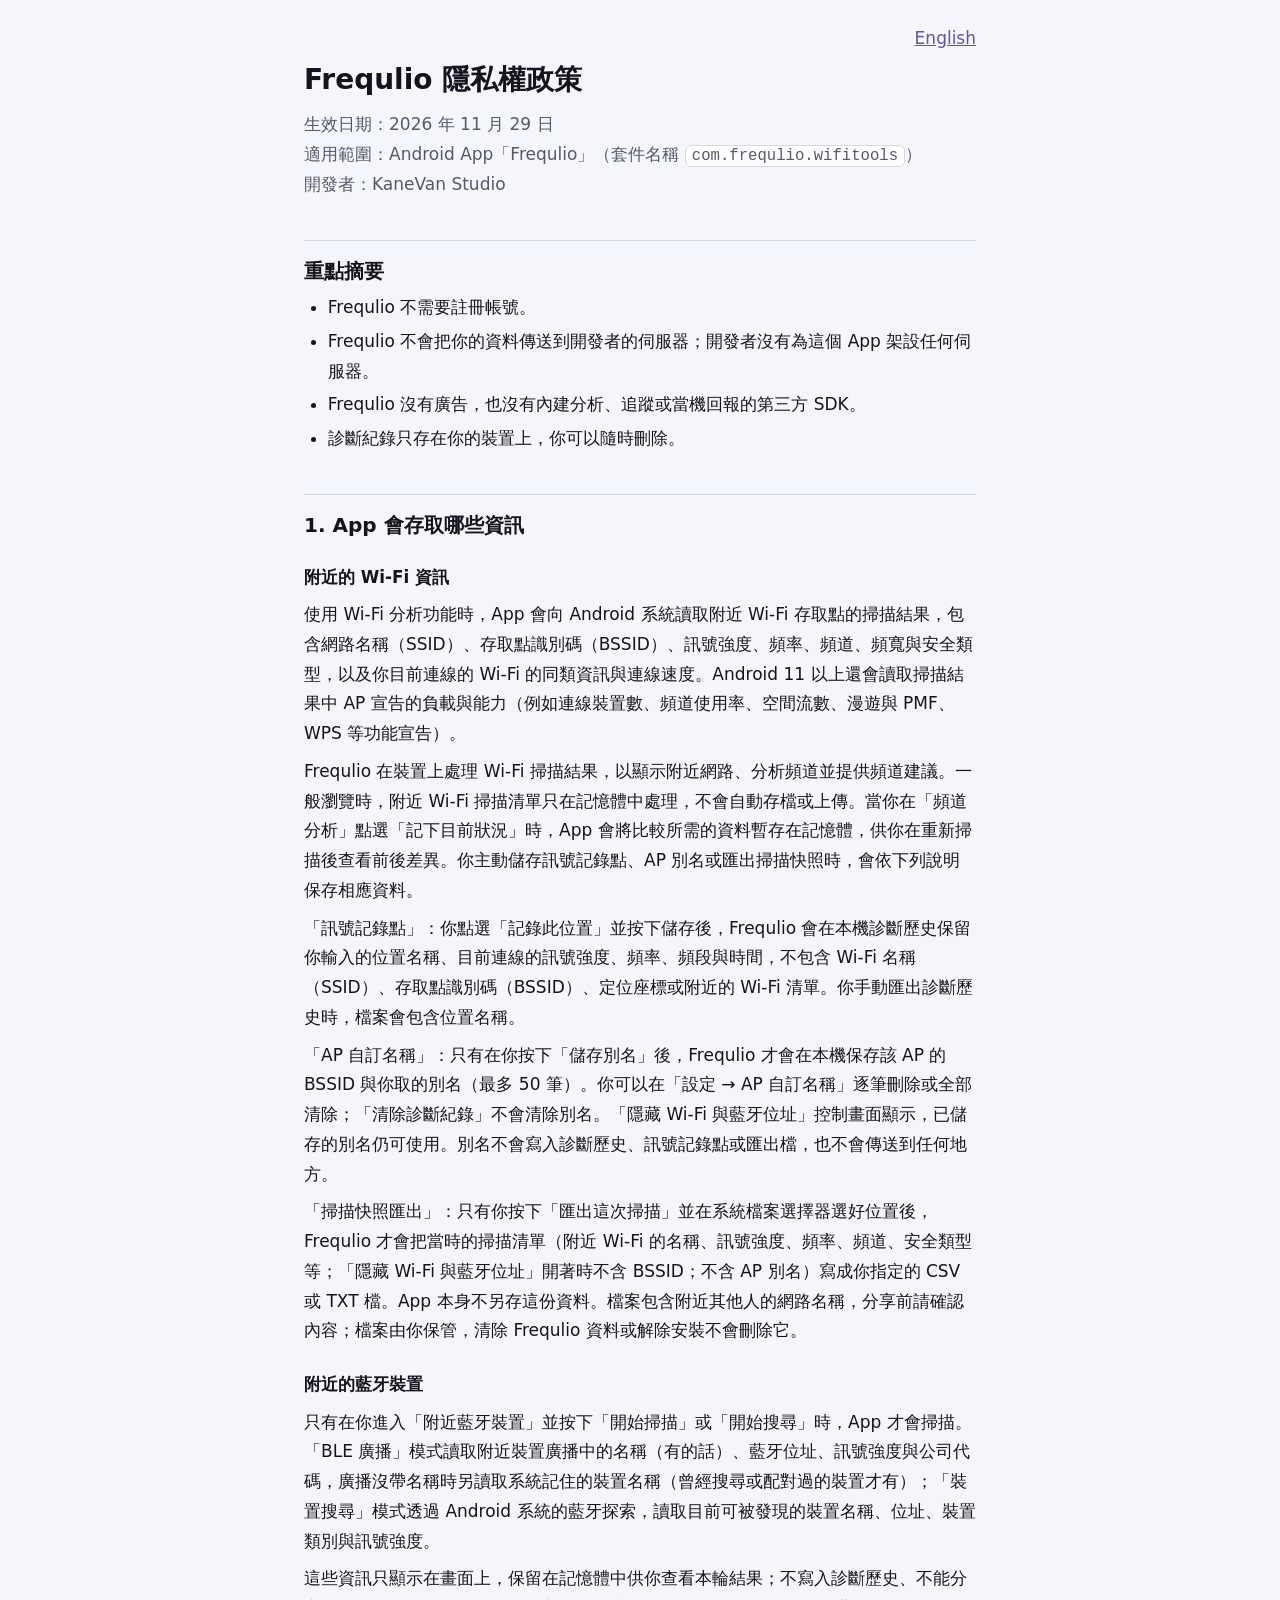
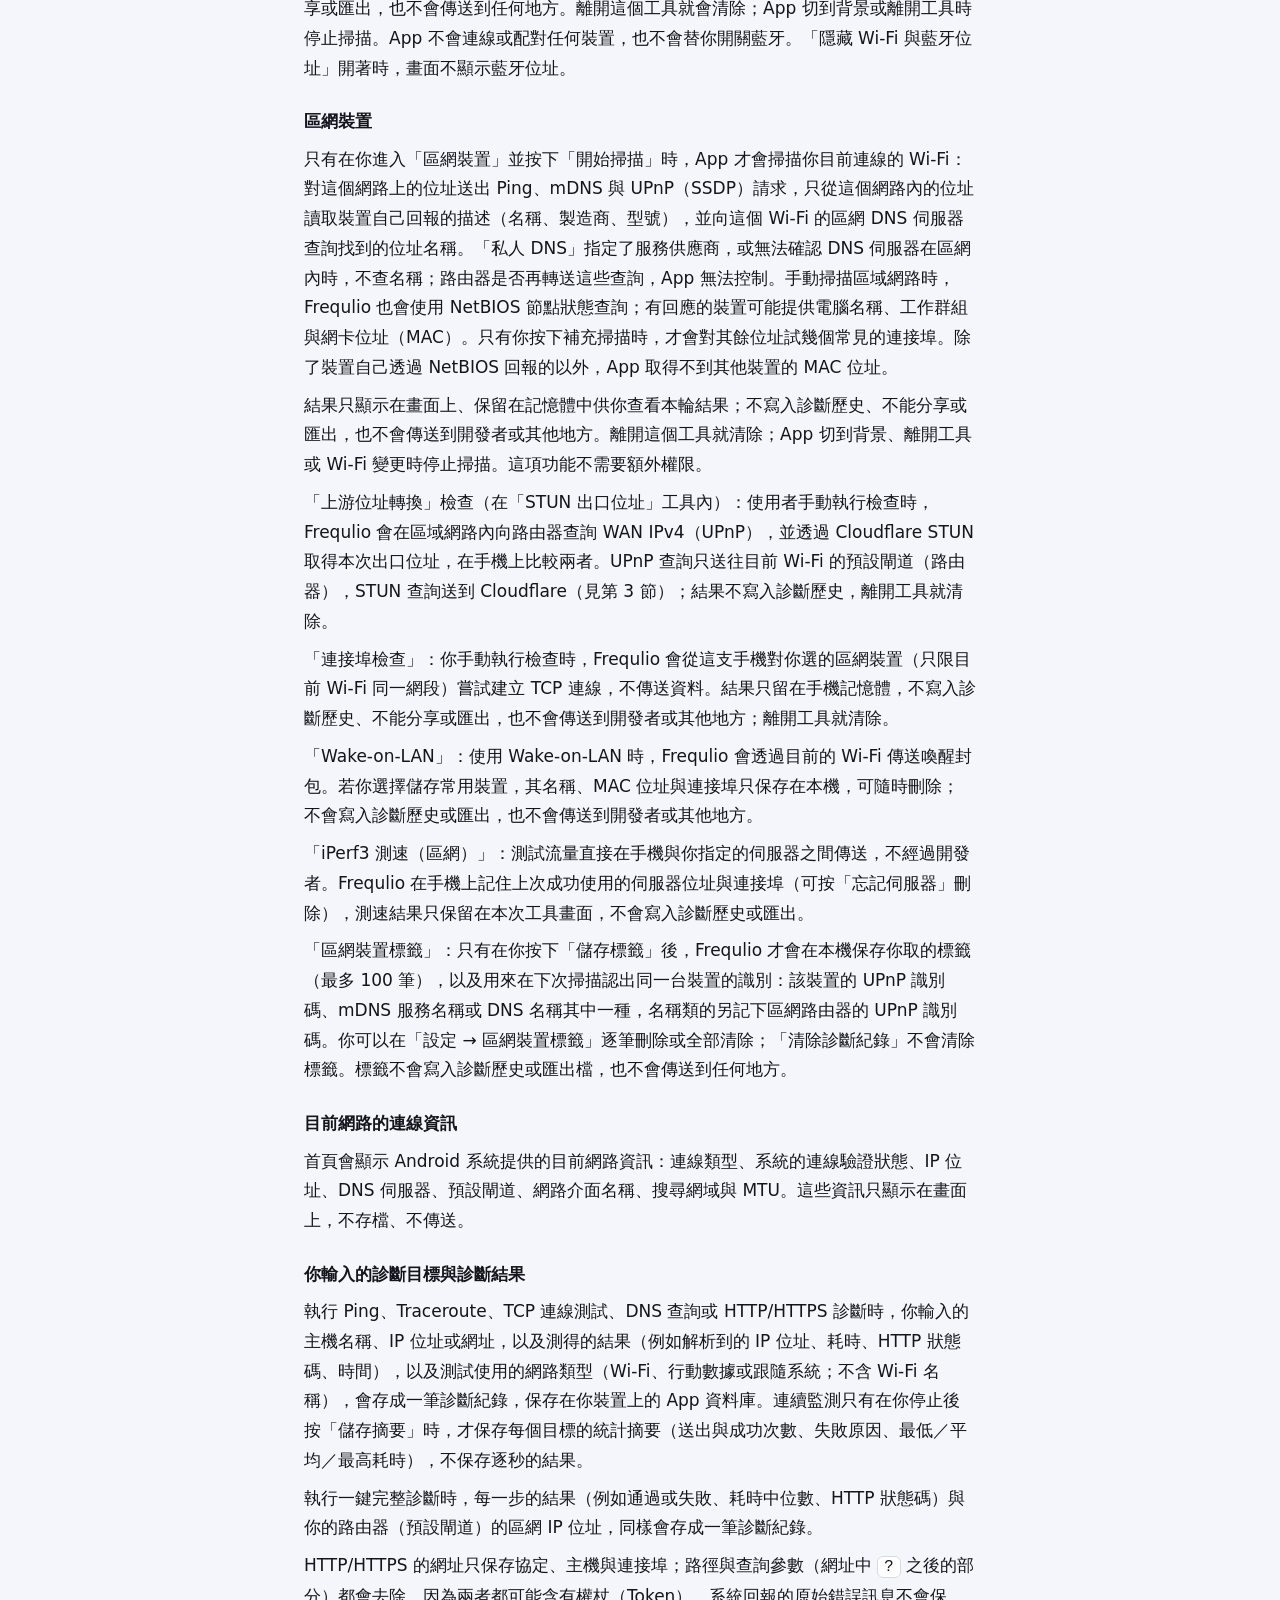
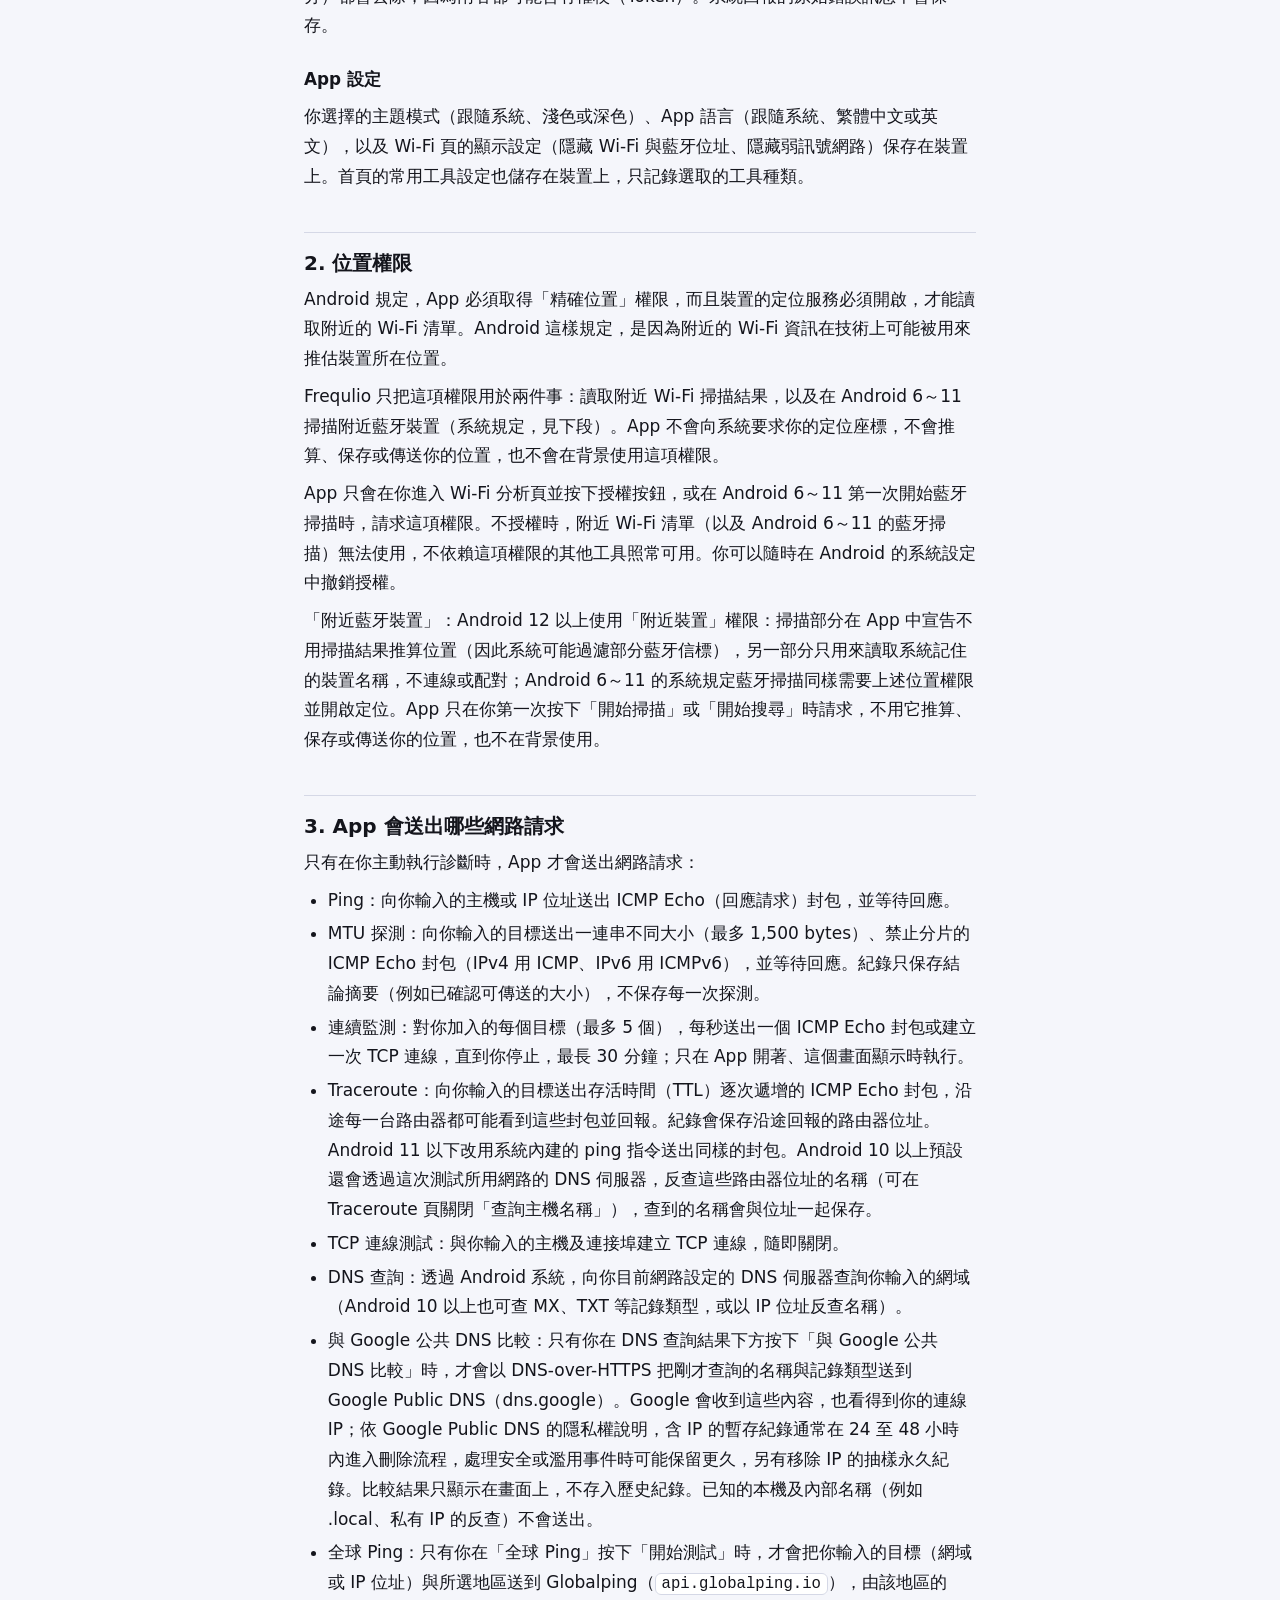
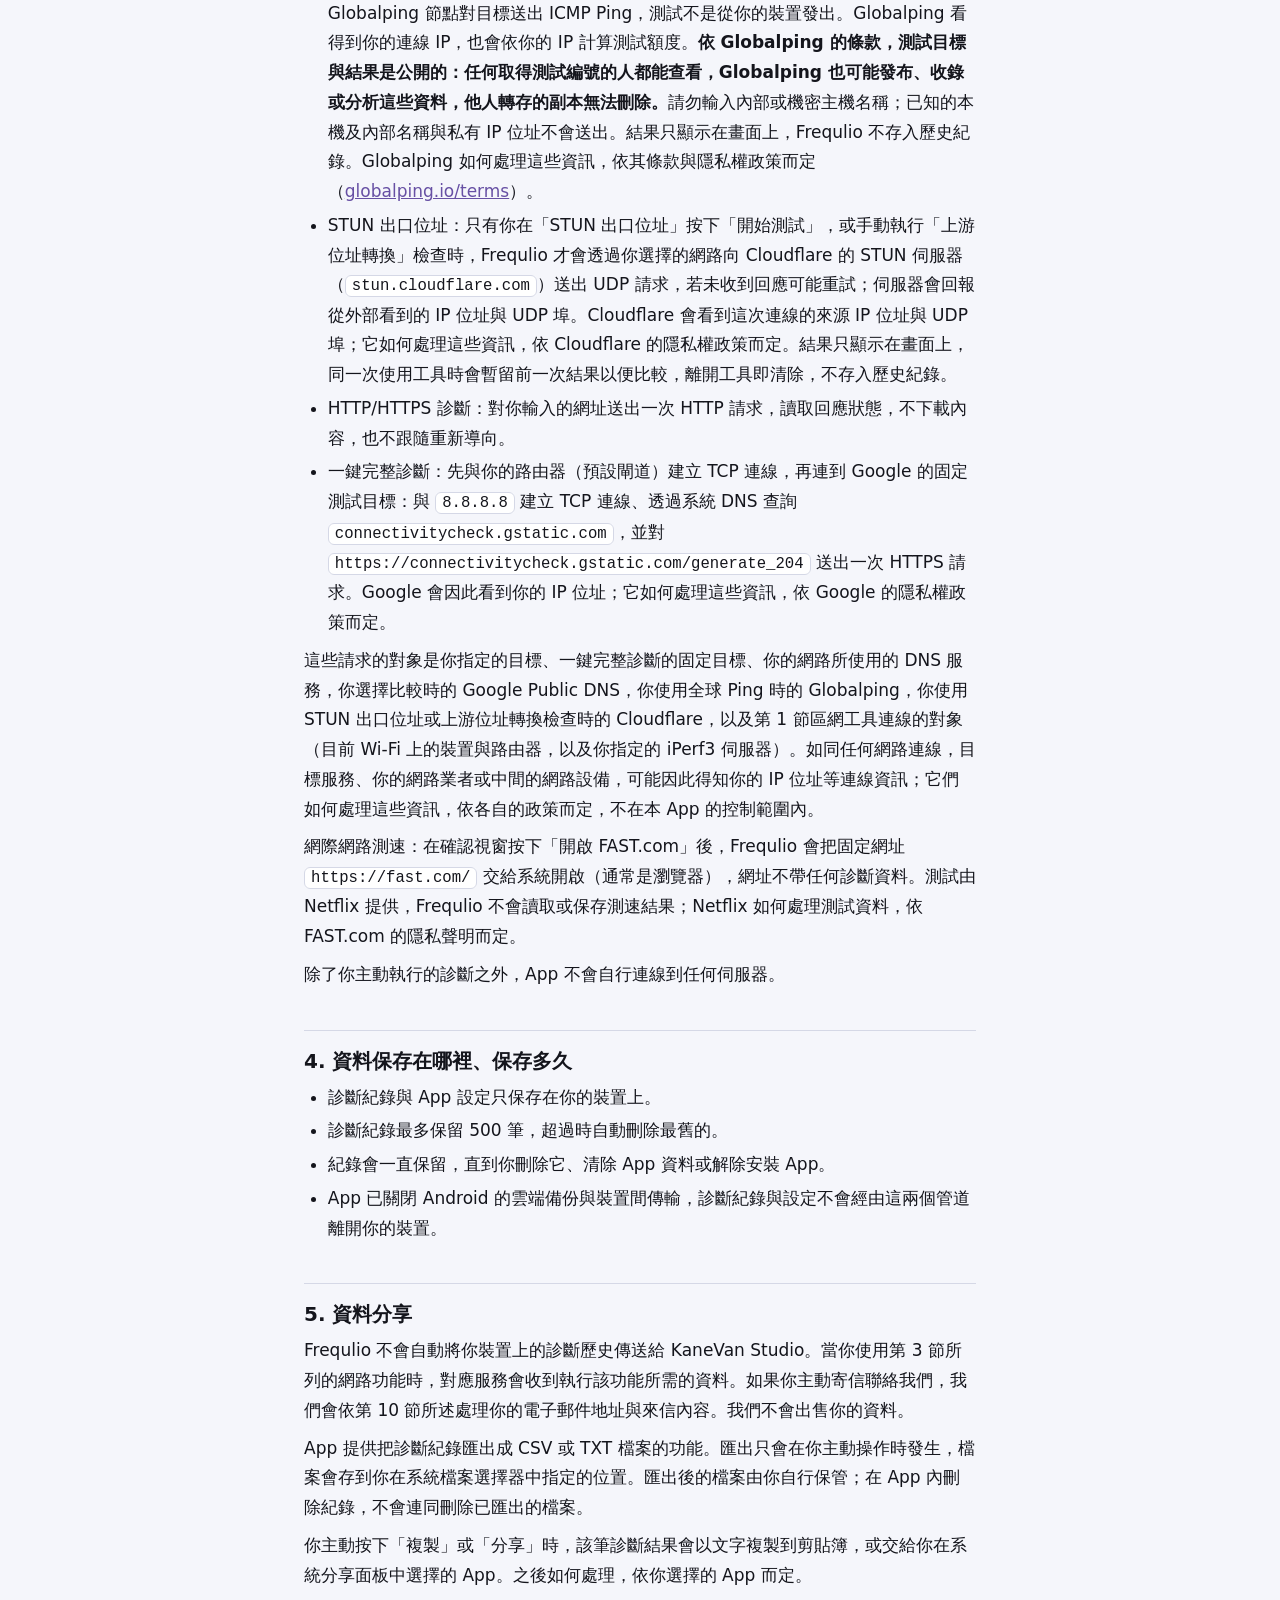
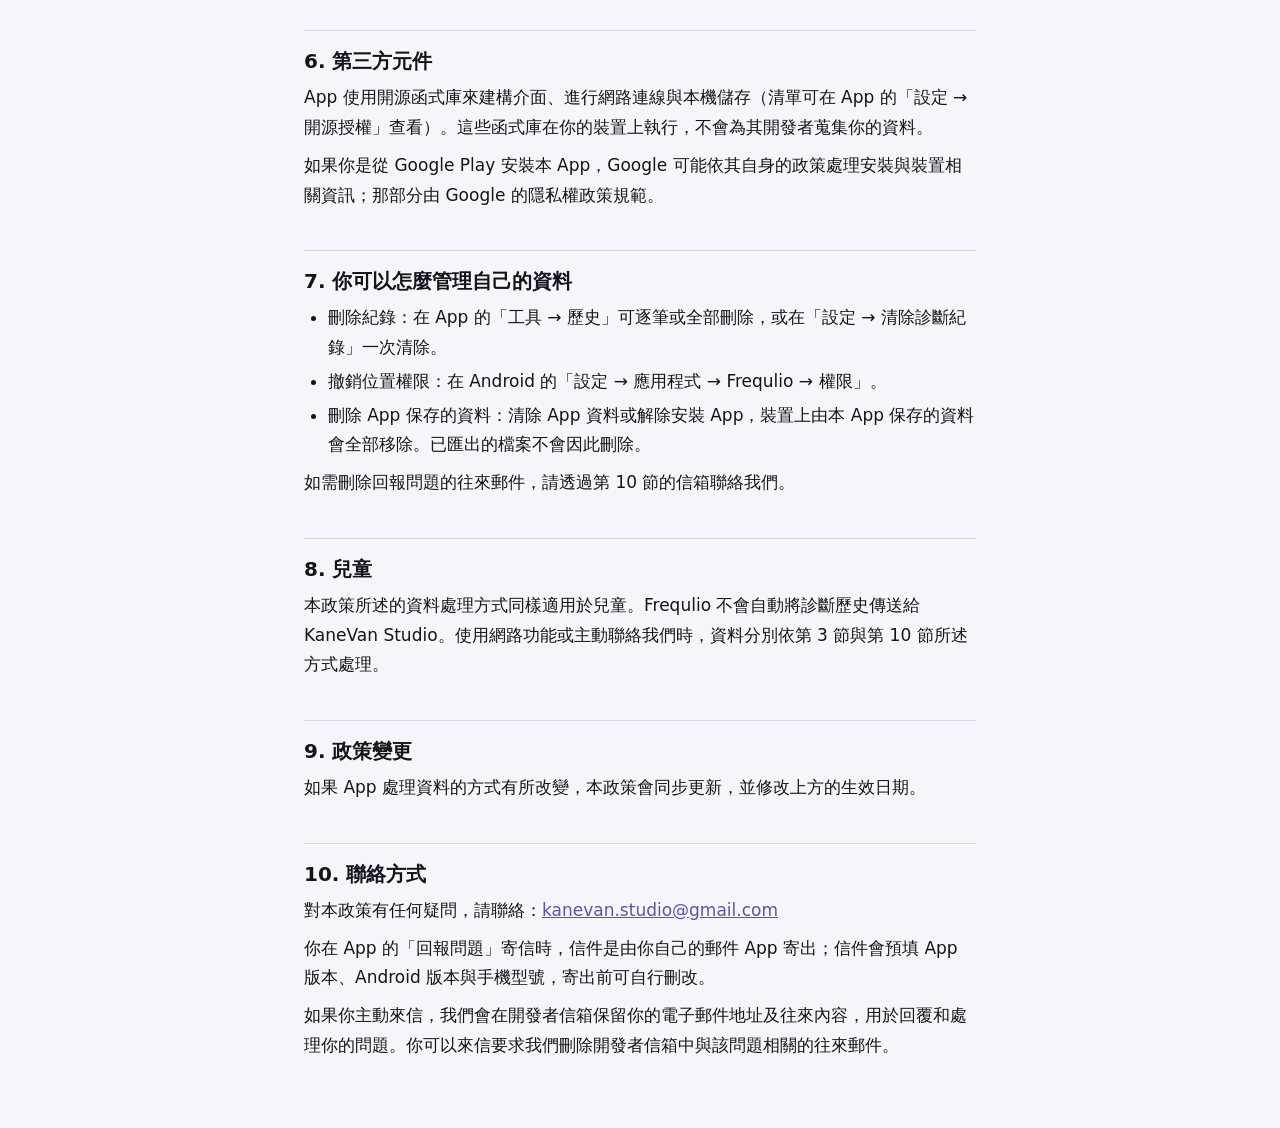
<file: index.html>
<!DOCTYPE html>
<html lang="zh-Hant-TW">
<head>
<meta charset="utf-8">
<meta name="viewport" content="width=device-width, initial-scale=1">
<title>Frequlio 隱私權政策</title>
<link rel="stylesheet" href="style.css">
</head>
<body>
<main>
<p class="lang"><a href="en.html" lang="en">English</a></p>
<h1>Frequlio 隱私權政策</h1>
<p class="meta">生效日期：2026 年 11 月 29 日<br>
適用範圍：Android App「Frequlio」（套件名稱 <code>com.frequlio.wifitools</code>）<br>
開發者：KaneVan Studio</p>

<h2>重點摘要</h2>
<ul>
<li>Frequlio 不需要註冊帳號。</li>
<li>Frequlio 不會把你的資料傳送到開發者的伺服器；開發者沒有為這個 App 架設任何伺服器。</li>
<li>Frequlio 沒有廣告，也沒有內建分析、追蹤或當機回報的第三方 SDK。</li>
<li>診斷紀錄只存在你的裝置上，你可以隨時刪除。</li>
</ul>

<h2>1. App 會存取哪些資訊</h2>

<h3>附近的 Wi-Fi 資訊</h3>
<p>使用 Wi-Fi 分析功能時，App 會向 Android 系統讀取附近 Wi-Fi 存取點的掃描結果，包含網路名稱（SSID）、存取點識別碼（BSSID）、訊號強度、頻率、頻道、頻寬與安全類型，以及你目前連線的 Wi-Fi 的同類資訊與連線速度。Android 11 以上還會讀取掃描結果中 AP 宣告的負載與能力（例如連線裝置數、頻道使用率、空間流數、漫遊與 PMF、WPS 等功能宣告）。</p>
<p>Frequlio 在裝置上處理 Wi-Fi 掃描結果，以顯示附近網路、分析頻道並提供頻道建議。一般瀏覽時，附近 Wi-Fi 掃描清單只在記憶體中處理，不會自動存檔或上傳。當你在「頻道分析」點選「記下目前狀況」時，App 會將比較所需的資料暫存在記憶體，供你在重新掃描後查看前後差異。你主動儲存訊號記錄點、AP 別名或匯出掃描快照時，會依下列說明保存相應資料。</p>
<p>「訊號記錄點」：你點選「記錄此位置」並按下儲存後，Frequlio 會在本機診斷歷史保留你輸入的位置名稱、目前連線的訊號強度、頻率、頻段與時間，不包含 Wi-Fi 名稱（SSID）、存取點識別碼（BSSID）、定位座標或附近的 Wi-Fi 清單。你手動匯出診斷歷史時，檔案會包含位置名稱。</p>
<p>「AP 自訂名稱」：只有在你按下「儲存別名」後，Frequlio 才會在本機保存該 AP 的 BSSID 與你取的別名（最多 50 筆）。你可以在「設定 → AP 自訂名稱」逐筆刪除或全部清除；「清除診斷紀錄」不會清除別名。「隱藏 Wi-Fi 與藍牙位址」控制畫面顯示，已儲存的別名仍可使用。別名不會寫入診斷歷史、訊號記錄點或匯出檔，也不會傳送到任何地方。</p>
<p>「掃描快照匯出」：只有你按下「匯出這次掃描」並在系統檔案選擇器選好位置後，Frequlio 才會把當時的掃描清單（附近 Wi-Fi 的名稱、訊號強度、頻率、頻道、安全類型等；「隱藏 Wi-Fi 與藍牙位址」開著時不含 BSSID；不含 AP 別名）寫成你指定的 CSV 或 TXT 檔。App 本身不另存這份資料。檔案包含附近其他人的網路名稱，分享前請確認內容；檔案由你保管，清除 Frequlio 資料或解除安裝不會刪除它。</p>

<h3>附近的藍牙裝置</h3>
<p>只有在你進入「附近藍牙裝置」並按下「開始掃描」或「開始搜尋」時，App 才會掃描。「BLE 廣播」模式讀取附近裝置廣播中的名稱（有的話）、藍牙位址、訊號強度與公司代碼，廣播沒帶名稱時另讀取系統記住的裝置名稱（曾經搜尋或配對過的裝置才有）；「裝置搜尋」模式透過 Android 系統的藍牙探索，讀取目前可被發現的裝置名稱、位址、裝置類別與訊號強度。</p>
<p>這些資訊只顯示在畫面上，保留在記憶體中供你查看本輪結果；不寫入診斷歷史、不能分享或匯出，也不會傳送到任何地方。離開這個工具就會清除；App 切到背景或離開工具時停止掃描。App 不會連線或配對任何裝置，也不會替你開關藍牙。「隱藏 Wi-Fi 與藍牙位址」開著時，畫面不顯示藍牙位址。</p>

<h3>區網裝置</h3>
<p>只有在你進入「區網裝置」並按下「開始掃描」時，App 才會掃描你目前連線的 Wi-Fi：對這個網路上的位址送出 Ping、mDNS 與 UPnP（SSDP）請求，只從這個網路內的位址讀取裝置自己回報的描述（名稱、製造商、型號），並向這個 Wi-Fi 的區網 DNS 伺服器查詢找到的位址名稱。「私人 DNS」指定了服務供應商，或無法確認 DNS 伺服器在區網內時，不查名稱；路由器是否再轉送這些查詢，App 無法控制。手動掃描區域網路時，Frequlio 也會使用 NetBIOS 節點狀態查詢；有回應的裝置可能提供電腦名稱、工作群組與網卡位址（MAC）。只有你按下補充掃描時，才會對其餘位址試幾個常見的連接埠。除了裝置自己透過 NetBIOS 回報的以外，App 取得不到其他裝置的 MAC 位址。</p>
<p>結果只顯示在畫面上、保留在記憶體中供你查看本輪結果；不寫入診斷歷史、不能分享或匯出，也不會傳送到開發者或其他地方。離開這個工具就清除；App 切到背景、離開工具或 Wi-Fi 變更時停止掃描。這項功能不需要額外權限。</p>
<p>「上游位址轉換」檢查（在「STUN 出口位址」工具內）：使用者手動執行檢查時，Frequlio 會在區域網路內向路由器查詢 WAN IPv4（UPnP），並透過 Cloudflare STUN 取得本次出口位址，在手機上比較兩者。UPnP 查詢只送往目前 Wi-Fi 的預設閘道（路由器），STUN 查詢送到 Cloudflare（見第 3 節）；結果不寫入診斷歷史，離開工具就清除。</p>
<p>「連接埠檢查」：你手動執行檢查時，Frequlio 會從這支手機對你選的區網裝置（只限目前 Wi-Fi 同一網段）嘗試建立 TCP 連線，不傳送資料。結果只留在手機記憶體，不寫入診斷歷史、不能分享或匯出，也不會傳送到開發者或其他地方；離開工具就清除。</p>
<p>「Wake-on-LAN」：使用 Wake-on-LAN 時，Frequlio 會透過目前的 Wi-Fi 傳送喚醒封包。若你選擇儲存常用裝置，其名稱、MAC 位址與連接埠只保存在本機，可隨時刪除；不會寫入診斷歷史或匯出，也不會傳送到開發者或其他地方。</p>
<p>「iPerf3 測速（區網）」：測試流量直接在手機與你指定的伺服器之間傳送，不經過開發者。Frequlio 在手機上記住上次成功使用的伺服器位址與連接埠（可按「忘記伺服器」刪除），測速結果只保留在本次工具畫面，不會寫入診斷歷史或匯出。</p>
<p>「區網裝置標籤」：只有在你按下「儲存標籤」後，Frequlio 才會在本機保存你取的標籤（最多 100 筆），以及用來在下次掃描認出同一台裝置的識別：該裝置的 UPnP 識別碼、mDNS 服務名稱或 DNS 名稱其中一種，名稱類的另記下區網路由器的 UPnP 識別碼。你可以在「設定 → 區網裝置標籤」逐筆刪除或全部清除；「清除診斷紀錄」不會清除標籤。標籤不會寫入診斷歷史或匯出檔，也不會傳送到任何地方。</p>

<h3>目前網路的連線資訊</h3>
<p>首頁會顯示 Android 系統提供的目前網路資訊：連線類型、系統的連線驗證狀態、IP 位址、DNS 伺服器、預設閘道、網路介面名稱、搜尋網域與 MTU。這些資訊只顯示在畫面上，不存檔、不傳送。</p>

<h3>你輸入的診斷目標與診斷結果</h3>
<p>執行 Ping、Traceroute、TCP 連線測試、DNS 查詢或 HTTP/HTTPS 診斷時，你輸入的主機名稱、IP 位址或網址，以及測得的結果（例如解析到的 IP 位址、耗時、HTTP 狀態碼、時間），以及測試使用的網路類型（Wi-Fi、行動數據或跟隨系統；不含 Wi-Fi 名稱），會存成一筆診斷紀錄，保存在你裝置上的 App 資料庫。連續監測只有在你停止後按「儲存摘要」時，才保存每個目標的統計摘要（送出與成功次數、失敗原因、最低／平均／最高耗時），不保存逐秒的結果。</p>
<p>執行一鍵完整診斷時，每一步的結果（例如通過或失敗、耗時中位數、HTTP 狀態碼）與你的路由器（預設閘道）的區網 IP 位址，同樣會存成一筆診斷紀錄。</p>
<p>HTTP/HTTPS 的網址只保存協定、主機與連接埠；路徑與查詢參數（網址中 <code>?</code> 之後的部分）都會去除，因為兩者都可能含有權杖（Token）。系統回報的原始錯誤訊息不會保存。</p>

<h3>App 設定</h3>
<p>你選擇的主題模式（跟隨系統、淺色或深色）、App 語言（跟隨系統、繁體中文或英文），以及 Wi-Fi 頁的顯示設定（隱藏 Wi-Fi 與藍牙位址、隱藏弱訊號網路）保存在裝置上。首頁的常用工具設定也儲存在裝置上，只記錄選取的工具種類。</p>

<h2>2. 位置權限</h2>
<p>Android 規定，App 必須取得「精確位置」權限，而且裝置的定位服務必須開啟，才能讀取附近的 Wi-Fi 清單。Android 這樣規定，是因為附近的 Wi-Fi 資訊在技術上可能被用來推估裝置所在位置。</p>
<p>Frequlio 只把這項權限用於兩件事：讀取附近 Wi-Fi 掃描結果，以及在 Android 6～11 掃描附近藍牙裝置（系統規定，見下段）。App 不會向系統要求你的定位座標，不會推算、保存或傳送你的位置，也不會在背景使用這項權限。</p>
<p>App 只會在你進入 Wi-Fi 分析頁並按下授權按鈕，或在 Android 6～11 第一次開始藍牙掃描時，請求這項權限。不授權時，附近 Wi-Fi 清單（以及 Android 6～11 的藍牙掃描）無法使用，不依賴這項權限的其他工具照常可用。你可以隨時在 Android 的系統設定中撤銷授權。</p>
<p>「附近藍牙裝置」：Android 12 以上使用「附近裝置」權限：掃描部分在 App 中宣告不用掃描結果推算位置（因此系統可能過濾部分藍牙信標），另一部分只用來讀取系統記住的裝置名稱，不連線或配對；Android 6～11 的系統規定藍牙掃描同樣需要上述位置權限並開啟定位。App 只在你第一次按下「開始掃描」或「開始搜尋」時請求，不用它推算、保存或傳送你的位置，也不在背景使用。</p>

<h2>3. App 會送出哪些網路請求</h2>
<p>只有在你主動執行診斷時，App 才會送出網路請求：</p>
<ul>
<li>Ping：向你輸入的主機或 IP 位址送出 ICMP Echo（回應請求）封包，並等待回應。</li>
<li>MTU 探測：向你輸入的目標送出一連串不同大小（最多 1,500 bytes）、禁止分片的 ICMP Echo 封包（IPv4 用 ICMP、IPv6 用 ICMPv6），並等待回應。紀錄只保存結論摘要（例如已確認可傳送的大小），不保存每一次探測。</li>
<li>連續監測：對你加入的每個目標（最多 5 個），每秒送出一個 ICMP Echo 封包或建立一次 TCP 連線，直到你停止，最長 30 分鐘；只在 App 開著、這個畫面顯示時執行。</li>
<li>Traceroute：向你輸入的目標送出存活時間（TTL）逐次遞增的 ICMP Echo 封包，沿途每一台路由器都可能看到這些封包並回報。紀錄會保存沿途回報的路由器位址。Android 11 以下改用系統內建的 ping 指令送出同樣的封包。Android 10 以上預設還會透過這次測試所用網路的 DNS 伺服器，反查這些路由器位址的名稱（可在 Traceroute 頁關閉「查詢主機名稱」），查到的名稱會與位址一起保存。</li>
<li>TCP 連線測試：與你輸入的主機及連接埠建立 TCP 連線，隨即關閉。</li>
<li>DNS 查詢：透過 Android 系統，向你目前網路設定的 DNS 伺服器查詢你輸入的網域（Android 10 以上也可查 MX、TXT 等記錄類型，或以 IP 位址反查名稱）。</li>
<li>與 Google 公共 DNS 比較：只有你在 DNS 查詢結果下方按下「與 Google 公共 DNS 比較」時，才會以 DNS-over-HTTPS 把剛才查詢的名稱與記錄類型送到 Google Public DNS（dns.google）。Google 會收到這些內容，也看得到你的連線 IP；依 Google Public DNS 的隱私權說明，含 IP 的暫存紀錄通常在 24 至 48 小時內進入刪除流程，處理安全或濫用事件時可能保留更久，另有移除 IP 的抽樣永久紀錄。比較結果只顯示在畫面上，不存入歷史紀錄。已知的本機及內部名稱（例如 .local、私有 IP 的反查）不會送出。</li>
<li>全球 Ping：只有你在「全球 Ping」按下「開始測試」時，才會把你輸入的目標（網域或 IP 位址）與所選地區送到 Globalping（<code>api.globalping.io</code>），由該地區的 Globalping 節點對目標送出 ICMP Ping，測試不是從你的裝置發出。Globalping 看得到你的連線 IP，也會依你的 IP 計算測試額度。<strong>依 Globalping 的條款，測試目標與結果是公開的：任何取得測試編號的人都能查看，Globalping 也可能發布、收錄或分析這些資料，他人轉存的副本無法刪除。</strong>請勿輸入內部或機密主機名稱；已知的本機及內部名稱與私有 IP 位址不會送出。結果只顯示在畫面上，Frequlio 不存入歷史紀錄。Globalping 如何處理這些資訊，依其條款與隱私權政策而定（<a href="https://globalping.io/terms">globalping.io/terms</a>）。</li>
<li>STUN 出口位址：只有你在「STUN 出口位址」按下「開始測試」，或手動執行「上游位址轉換」檢查時，Frequlio 才會透過你選擇的網路向 Cloudflare 的 STUN 伺服器（<code>stun.cloudflare.com</code>）送出 UDP 請求，若未收到回應可能重試；伺服器會回報從外部看到的 IP 位址與 UDP 埠。Cloudflare 會看到這次連線的來源 IP 位址與 UDP 埠；它如何處理這些資訊，依 Cloudflare 的隱私權政策而定。結果只顯示在畫面上，同一次使用工具時會暫留前一次結果以便比較，離開工具即清除，不存入歷史紀錄。</li>
<li>HTTP/HTTPS 診斷：對你輸入的網址送出一次 HTTP 請求，讀取回應狀態，不下載內容，也不跟隨重新導向。</li>
<li>一鍵完整診斷：先與你的路由器（預設閘道）建立 TCP 連線，再連到 Google 的固定測試目標：與 <code>8.8.8.8</code> 建立 TCP 連線、透過系統 DNS 查詢 <code>connectivitycheck.gstatic.com</code>，並對 <code>https://connectivitycheck.gstatic.com/generate_204</code> 送出一次 HTTPS 請求。Google 會因此看到你的 IP 位址；它如何處理這些資訊，依 Google 的隱私權政策而定。</li>
</ul>
<p>這些請求的對象是你指定的目標、一鍵完整診斷的固定目標、你的網路所使用的 DNS 服務，你選擇比較時的 Google Public DNS，你使用全球 Ping 時的 Globalping，你使用 STUN 出口位址或上游位址轉換檢查時的 Cloudflare，以及第 1 節區網工具連線的對象（目前 Wi-Fi 上的裝置與路由器，以及你指定的 iPerf3 伺服器）。如同任何網路連線，目標服務、你的網路業者或中間的網路設備，可能因此得知你的 IP 位址等連線資訊；它們如何處理這些資訊，依各自的政策而定，不在本 App 的控制範圍內。</p>
<p>網際網路測速：在確認視窗按下「開啟 FAST.com」後，Frequlio 會把固定網址 <code>https://fast.com/</code> 交給系統開啟（通常是瀏覽器），網址不帶任何診斷資料。測試由 Netflix 提供，Frequlio 不會讀取或保存測速結果；Netflix 如何處理測試資料，依 FAST.com 的隱私聲明而定。</p>
<p>除了你主動執行的診斷之外，App 不會自行連線到任何伺服器。</p>

<h2>4. 資料保存在哪裡、保存多久</h2>
<ul>
<li>診斷紀錄與 App 設定只保存在你的裝置上。</li>
<li>診斷紀錄最多保留 500 筆，超過時自動刪除最舊的。</li>
<li>紀錄會一直保留，直到你刪除它、清除 App 資料或解除安裝 App。</li>
<li>App 已關閉 Android 的雲端備份與裝置間傳輸，診斷紀錄與設定不會經由這兩個管道離開你的裝置。</li>
</ul>

<h2>5. 資料分享</h2>
<p>Frequlio 不會自動將你裝置上的診斷歷史傳送給 KaneVan Studio。當你使用第 3 節所列的網路功能時，對應服務會收到執行該功能所需的資料。如果你主動寄信聯絡我們，我們會依第 10 節所述處理你的電子郵件地址與來信內容。我們不會出售你的資料。</p>
<p>App 提供把診斷紀錄匯出成 CSV 或 TXT 檔案的功能。匯出只會在你主動操作時發生，檔案會存到你在系統檔案選擇器中指定的位置。匯出後的檔案由你自行保管；在 App 內刪除紀錄，不會連同刪除已匯出的檔案。</p>
<p>你主動按下「複製」或「分享」時，該筆診斷結果會以文字複製到剪貼簿，或交給你在系統分享面板中選擇的 App。之後如何處理，依你選擇的 App 而定。</p>

<h2>6. 第三方元件</h2>
<p>App 使用開源函式庫來建構介面、進行網路連線與本機儲存（清單可在 App 的「設定 → 開源授權」查看）。這些函式庫在你的裝置上執行，不會為其開發者蒐集你的資料。</p>
<p>如果你是從 Google Play 安裝本 App，Google 可能依其自身的政策處理安裝與裝置相關資訊；那部分由 Google 的隱私權政策規範。</p>

<h2>7. 你可以怎麼管理自己的資料</h2>
<ul>
<li>刪除紀錄：在 App 的「工具 → 歷史」可逐筆或全部刪除，或在「設定 → 清除診斷紀錄」一次清除。</li>
<li>撤銷位置權限：在 Android 的「設定 → 應用程式 → Frequlio → 權限」。</li>
<li>刪除 App 保存的資料：清除 App 資料或解除安裝 App，裝置上由本 App 保存的資料會全部移除。已匯出的檔案不會因此刪除。</li>
</ul>
<p>如需刪除回報問題的往來郵件，請透過第 10 節的信箱聯絡我們。</p>

<h2>8. 兒童</h2>
<p>本政策所述的資料處理方式同樣適用於兒童。Frequlio 不會自動將診斷歷史傳送給 KaneVan Studio。使用網路功能或主動聯絡我們時，資料分別依第 3 節與第 10 節所述方式處理。</p>

<h2>9. 政策變更</h2>
<p>如果 App 處理資料的方式有所改變，本政策會同步更新，並修改上方的生效日期。</p>

<h2>10. 聯絡方式</h2>
<p>對本政策有任何疑問，請聯絡：<a href="mailto:kanevan.studio@gmail.com">kanevan.studio@gmail.com</a></p>
<p>你在 App 的「回報問題」寄信時，信件是由你自己的郵件 App 寄出；信件會預填 App 版本、Android 版本與手機型號，寄出前可自行刪改。</p>
<p>如果你主動來信，我們會在開發者信箱保留你的電子郵件地址及往來內容，用於回覆和處理你的問題。你可以來信要求我們刪除開發者信箱中與該問題相關的往來郵件。</p>
</main>
</body>
</html>
</file>
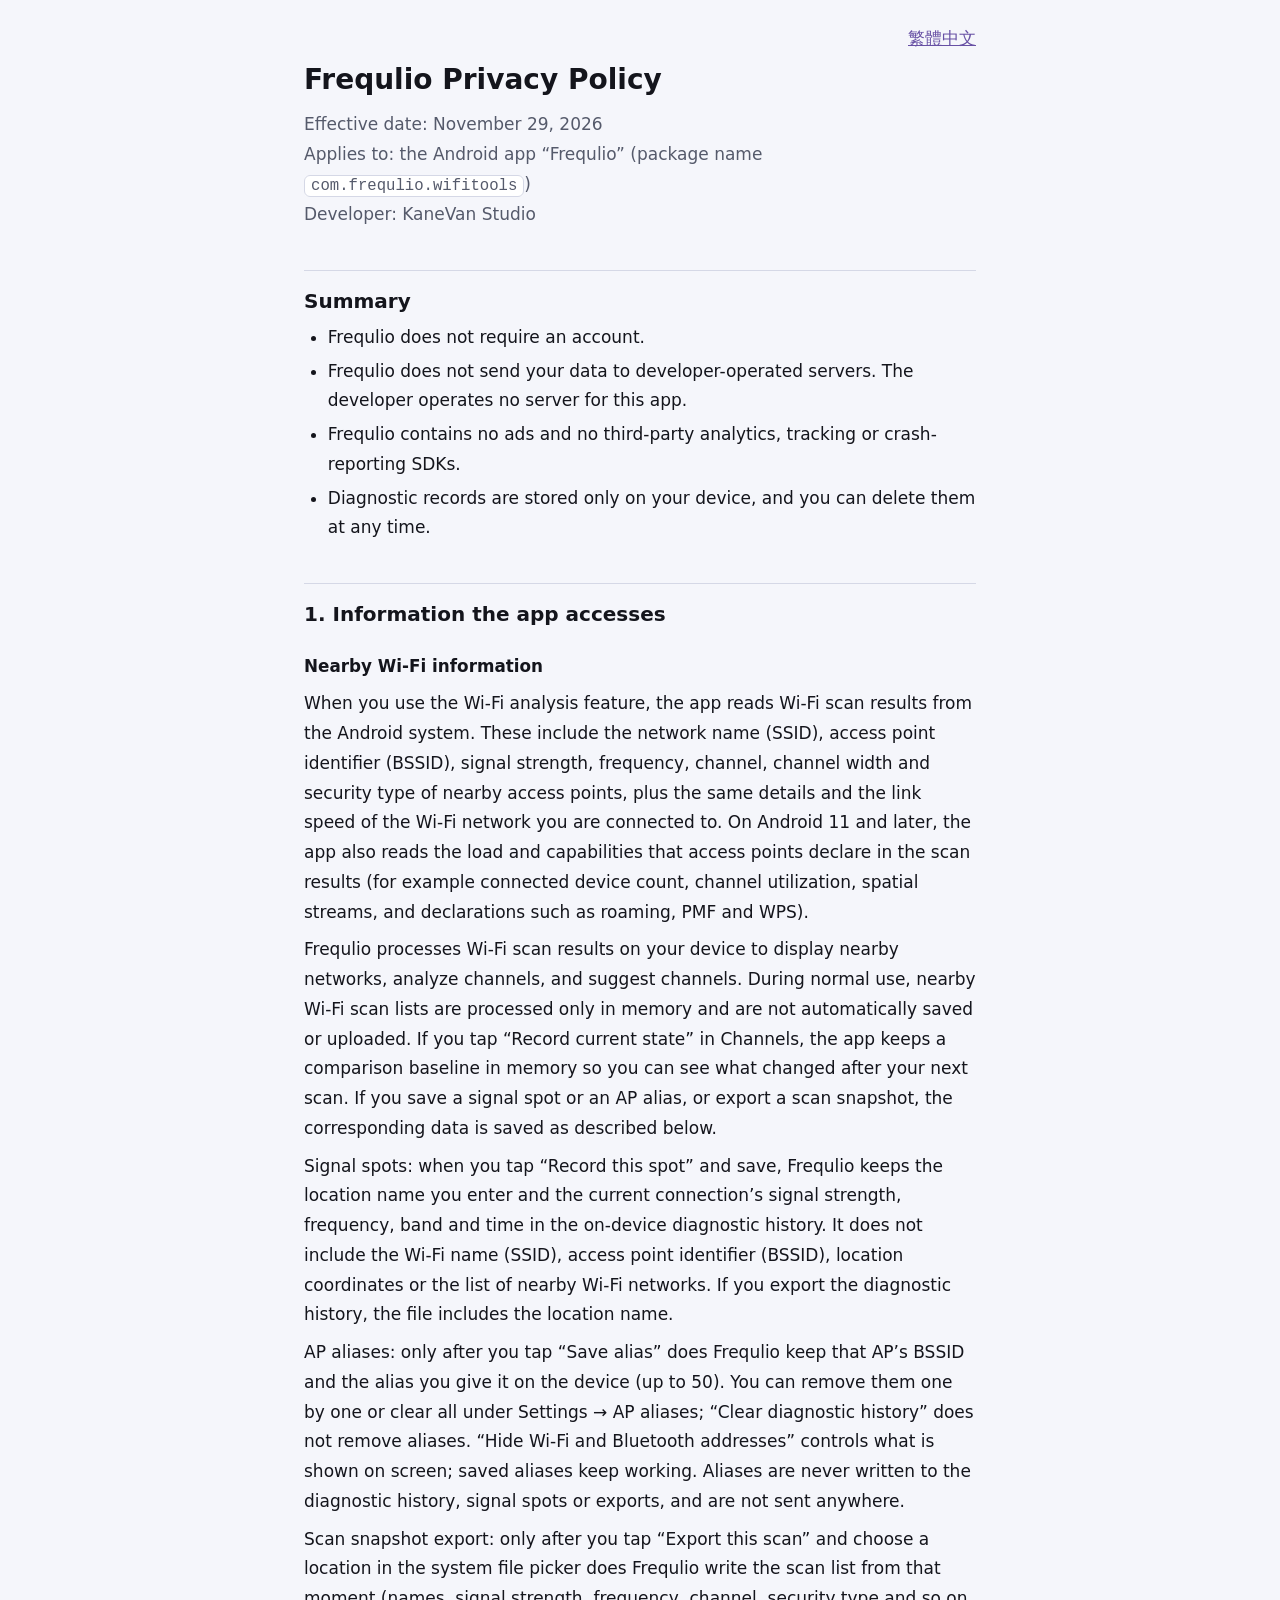
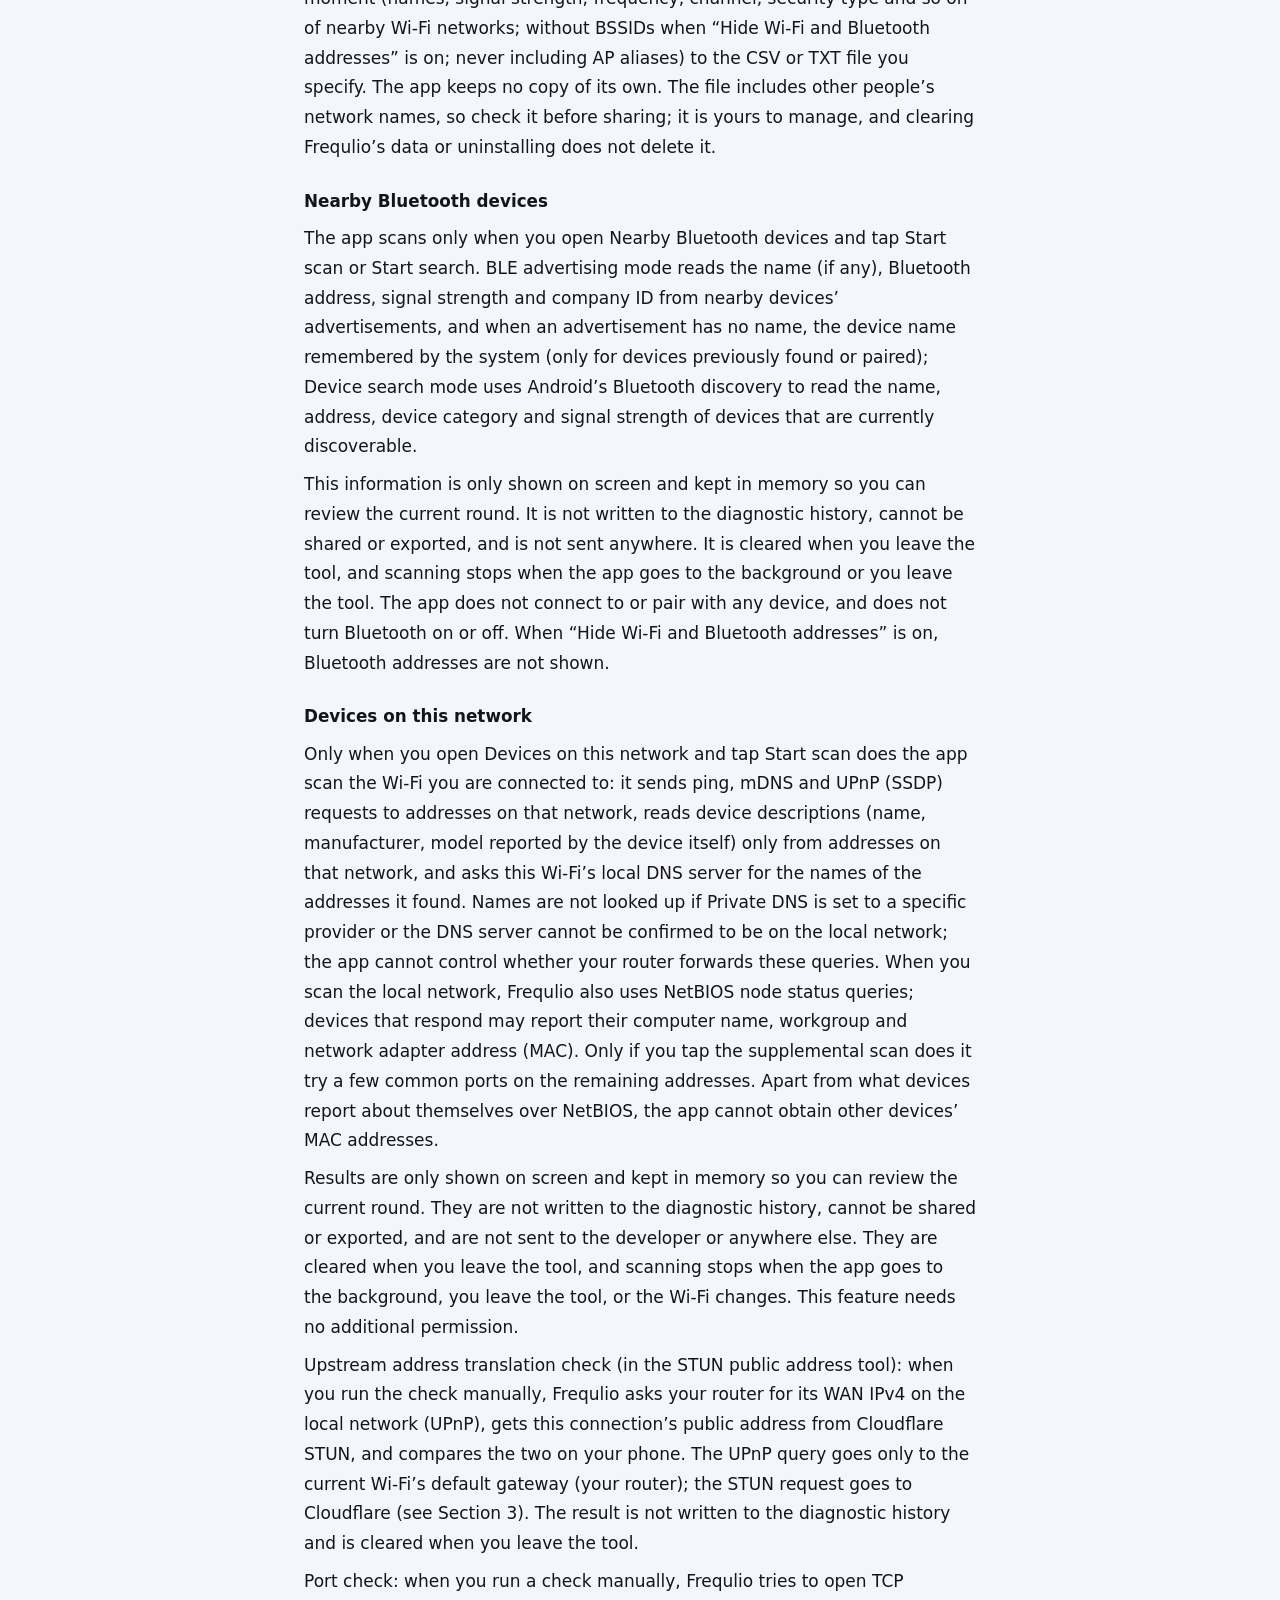
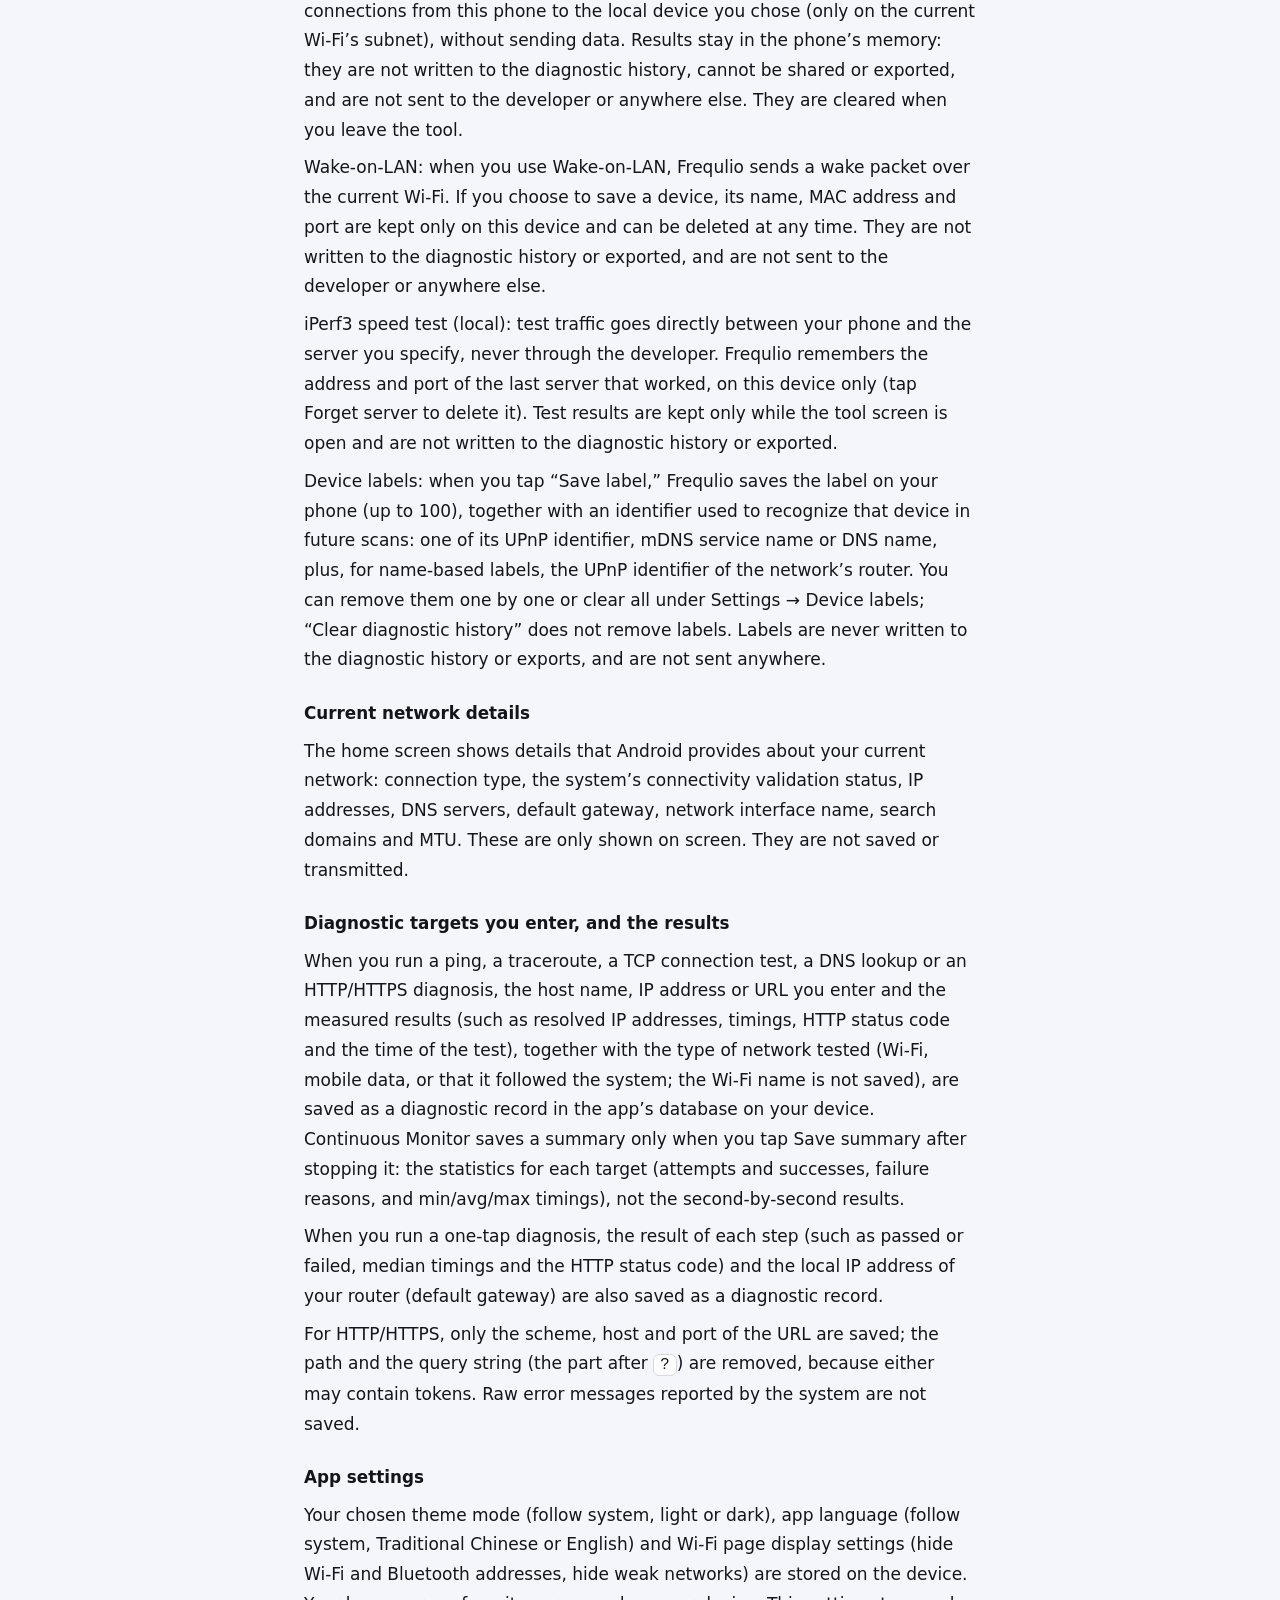
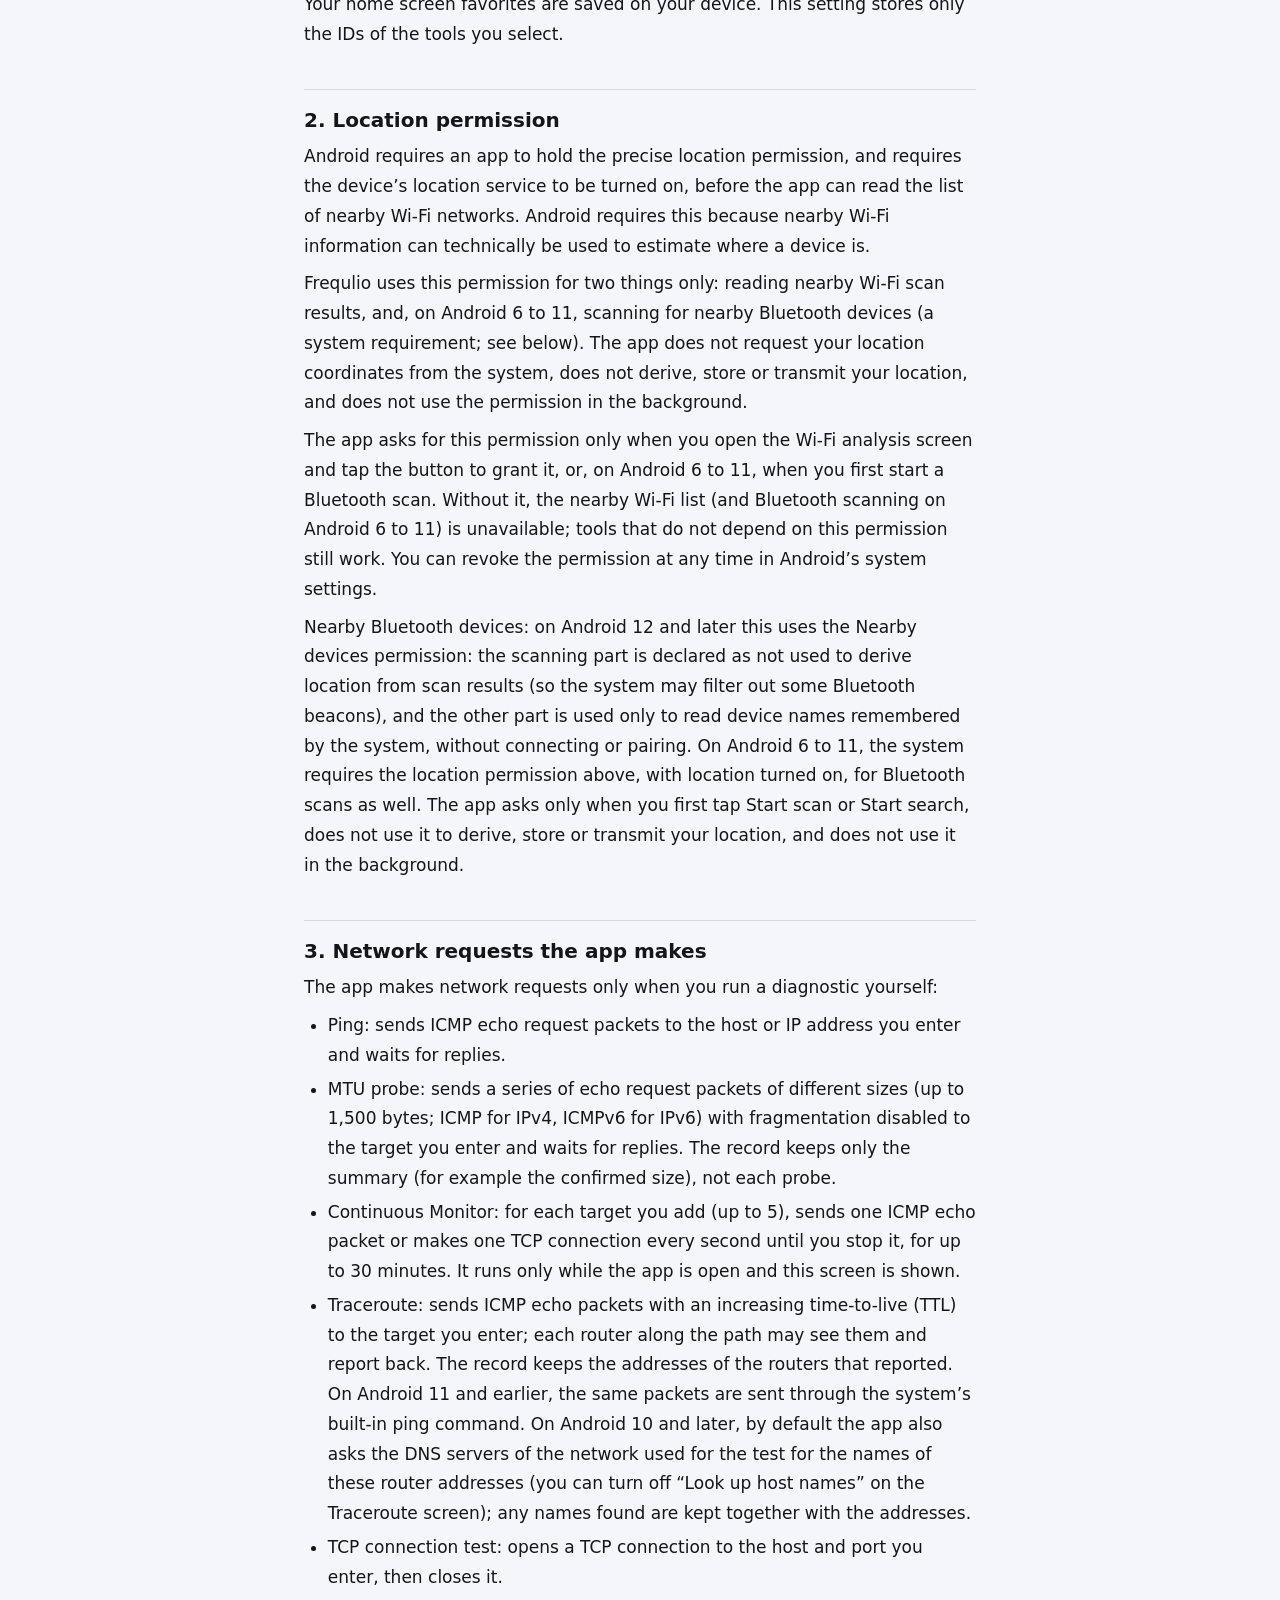
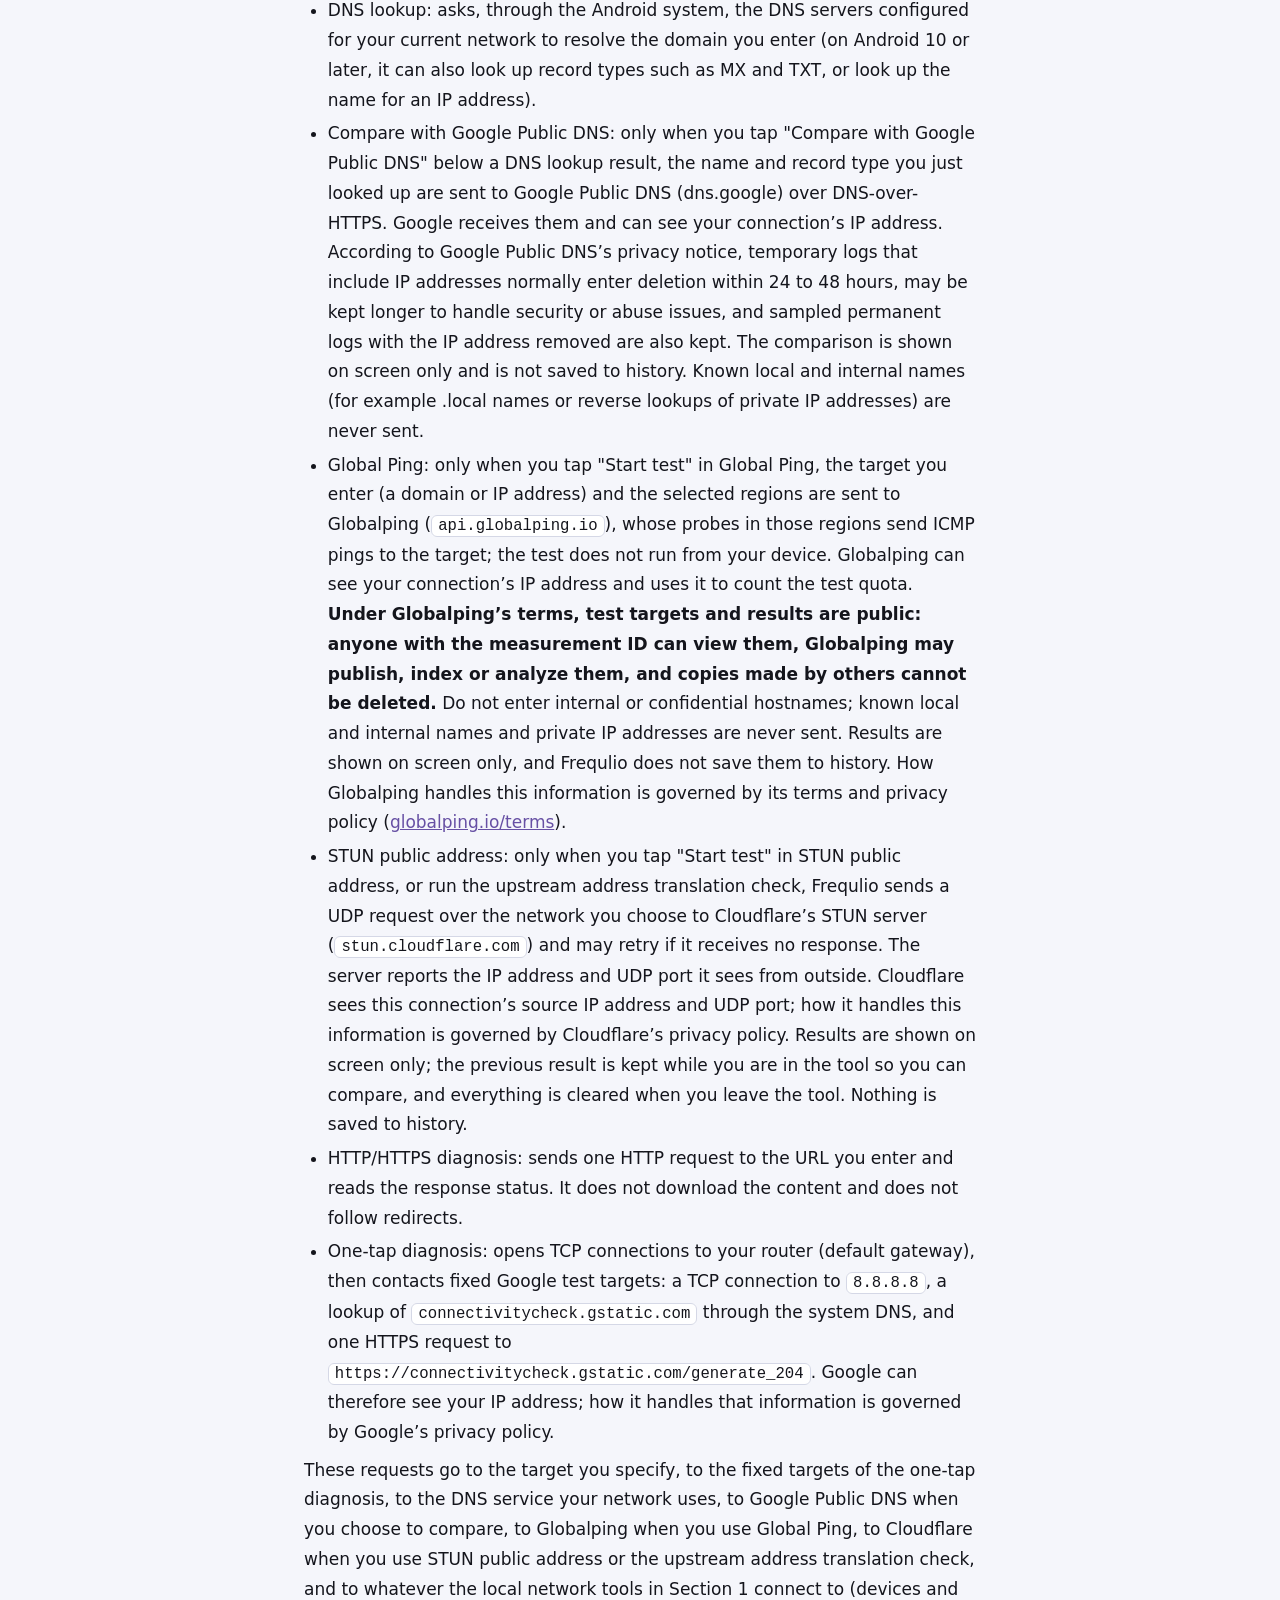
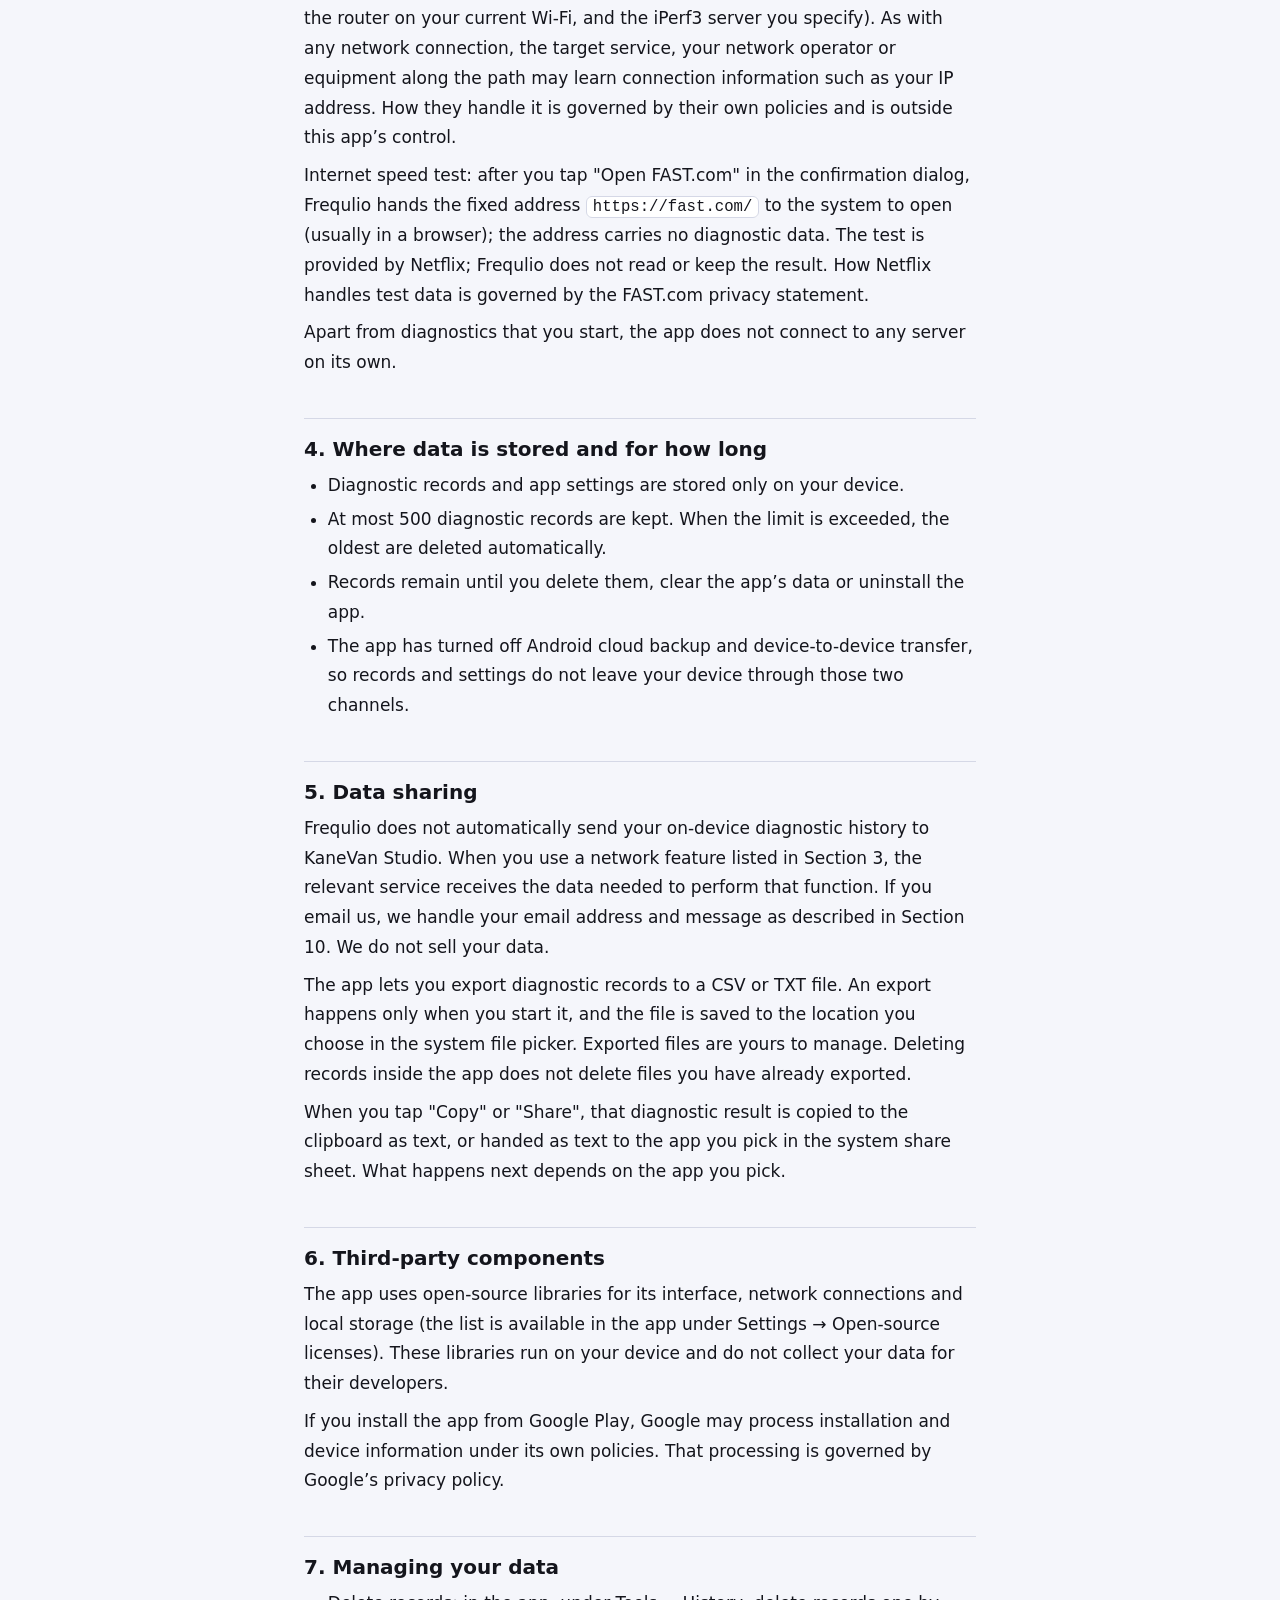
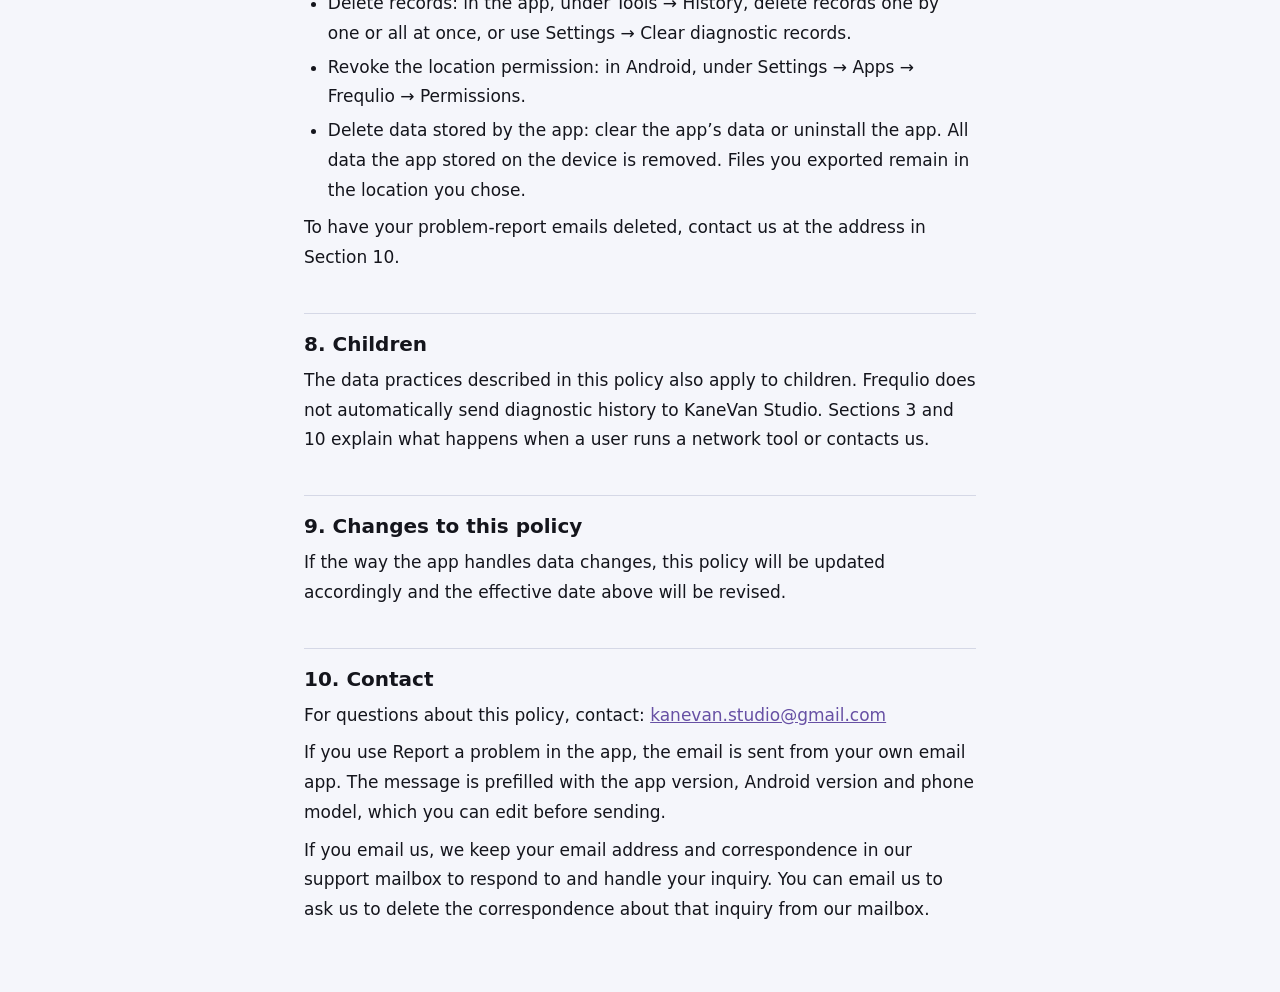
<file: en.html>
<!DOCTYPE html>
<html lang="en">
<head>
<meta charset="utf-8">
<meta name="viewport" content="width=device-width, initial-scale=1">
<title>Frequlio Privacy Policy</title>
<link rel="stylesheet" href="style.css">
</head>
<body>
<main>
<p class="lang"><a href="index.html" lang="zh-Hant-TW">繁體中文</a></p>
<h1>Frequlio Privacy Policy</h1>
<p class="meta">Effective date: November 29, 2026<br>
Applies to: the Android app “Frequlio” (package name <code>com.frequlio.wifitools</code>)<br>
Developer: KaneVan Studio</p>

<h2>Summary</h2>
<ul>
<li>Frequlio does not require an account.</li>
<li>Frequlio does not send your data to developer-operated servers. The developer operates no server for this app.</li>
<li>Frequlio contains no ads and no third-party analytics, tracking or crash-reporting SDKs.</li>
<li>Diagnostic records are stored only on your device, and you can delete them at any time.</li>
</ul>

<h2>1. Information the app accesses</h2>

<h3>Nearby Wi-Fi information</h3>
<p>When you use the Wi-Fi analysis feature, the app reads Wi-Fi scan results from the Android system. These include the network name (SSID), access point identifier (BSSID), signal strength, frequency, channel, channel width and security type of nearby access points, plus the same details and the link speed of the Wi-Fi network you are connected to. On Android 11 and later, the app also reads the load and capabilities that access points declare in the scan results (for example connected device count, channel utilization, spatial streams, and declarations such as roaming, PMF and WPS).</p>
<p>Frequlio processes Wi-Fi scan results on your device to display nearby networks, analyze channels, and suggest channels. During normal use, nearby Wi-Fi scan lists are processed only in memory and are not automatically saved or uploaded. If you tap “Record current state” in Channels, the app keeps a comparison baseline in memory so you can see what changed after your next scan. If you save a signal spot or an AP alias, or export a scan snapshot, the corresponding data is saved as described below.</p>
<p>Signal spots: when you tap “Record this spot” and save, Frequlio keeps the location name you enter and the current connection’s signal strength, frequency, band and time in the on-device diagnostic history. It does not include the Wi-Fi name (SSID), access point identifier (BSSID), location coordinates or the list of nearby Wi-Fi networks. If you export the diagnostic history, the file includes the location name.</p>
<p>AP aliases: only after you tap “Save alias” does Frequlio keep that AP’s BSSID and the alias you give it on the device (up to 50). You can remove them one by one or clear all under Settings → AP aliases; “Clear diagnostic history” does not remove aliases. “Hide Wi-Fi and Bluetooth addresses” controls what is shown on screen; saved aliases keep working. Aliases are never written to the diagnostic history, signal spots or exports, and are not sent anywhere.</p>
<p>Scan snapshot export: only after you tap “Export this scan” and choose a location in the system file picker does Frequlio write the scan list from that moment (names, signal strength, frequency, channel, security type and so on of nearby Wi-Fi networks; without BSSIDs when “Hide Wi-Fi and Bluetooth addresses” is on; never including AP aliases) to the CSV or TXT file you specify. The app keeps no copy of its own. The file includes other people’s network names, so check it before sharing; it is yours to manage, and clearing Frequlio’s data or uninstalling does not delete it.</p>

<h3>Nearby Bluetooth devices</h3>
<p>The app scans only when you open Nearby Bluetooth devices and tap Start scan or Start search. BLE advertising mode reads the name (if any), Bluetooth address, signal strength and company ID from nearby devices’ advertisements, and when an advertisement has no name, the device name remembered by the system (only for devices previously found or paired); Device search mode uses Android’s Bluetooth discovery to read the name, address, device category and signal strength of devices that are currently discoverable.</p>
<p>This information is only shown on screen and kept in memory so you can review the current round. It is not written to the diagnostic history, cannot be shared or exported, and is not sent anywhere. It is cleared when you leave the tool, and scanning stops when the app goes to the background or you leave the tool. The app does not connect to or pair with any device, and does not turn Bluetooth on or off. When “Hide Wi-Fi and Bluetooth addresses” is on, Bluetooth addresses are not shown.</p>

<h3>Devices on this network</h3>
<p>Only when you open Devices on this network and tap Start scan does the app scan the Wi-Fi you are connected to: it sends ping, mDNS and UPnP (SSDP) requests to addresses on that network, reads device descriptions (name, manufacturer, model reported by the device itself) only from addresses on that network, and asks this Wi-Fi’s local DNS server for the names of the addresses it found. Names are not looked up if Private DNS is set to a specific provider or the DNS server cannot be confirmed to be on the local network; the app cannot control whether your router forwards these queries. When you scan the local network, Frequlio also uses NetBIOS node status queries; devices that respond may report their computer name, workgroup and network adapter address (MAC). Only if you tap the supplemental scan does it try a few common ports on the remaining addresses. Apart from what devices report about themselves over NetBIOS, the app cannot obtain other devices’ MAC addresses.</p>
<p>Results are only shown on screen and kept in memory so you can review the current round. They are not written to the diagnostic history, cannot be shared or exported, and are not sent to the developer or anywhere else. They are cleared when you leave the tool, and scanning stops when the app goes to the background, you leave the tool, or the Wi-Fi changes. This feature needs no additional permission.</p>
<p>Upstream address translation check (in the STUN public address tool): when you run the check manually, Frequlio asks your router for its WAN IPv4 on the local network (UPnP), gets this connection’s public address from Cloudflare STUN, and compares the two on your phone. The UPnP query goes only to the current Wi-Fi’s default gateway (your router); the STUN request goes to Cloudflare (see Section 3). The result is not written to the diagnostic history and is cleared when you leave the tool.</p>
<p>Port check: when you run a check manually, Frequlio tries to open TCP connections from this phone to the local device you chose (only on the current Wi-Fi’s subnet), without sending data. Results stay in the phone’s memory: they are not written to the diagnostic history, cannot be shared or exported, and are not sent to the developer or anywhere else. They are cleared when you leave the tool.</p>
<p>Wake-on-LAN: when you use Wake-on-LAN, Frequlio sends a wake packet over the current Wi-Fi. If you choose to save a device, its name, MAC address and port are kept only on this device and can be deleted at any time. They are not written to the diagnostic history or exported, and are not sent to the developer or anywhere else.</p>
<p>iPerf3 speed test (local): test traffic goes directly between your phone and the server you specify, never through the developer. Frequlio remembers the address and port of the last server that worked, on this device only (tap Forget server to delete it). Test results are kept only while the tool screen is open and are not written to the diagnostic history or exported.</p>
<p>Device labels: when you tap “Save label,” Frequlio saves the label on your phone (up to 100), together with an identifier used to recognize that device in future scans: one of its UPnP identifier, mDNS service name or DNS name, plus, for name-based labels, the UPnP identifier of the network’s router. You can remove them one by one or clear all under Settings → Device labels; “Clear diagnostic history” does not remove labels. Labels are never written to the diagnostic history or exports, and are not sent anywhere.</p>

<h3>Current network details</h3>
<p>The home screen shows details that Android provides about your current network: connection type, the system’s connectivity validation status, IP addresses, DNS servers, default gateway, network interface name, search domains and MTU. These are only shown on screen. They are not saved or transmitted.</p>

<h3>Diagnostic targets you enter, and the results</h3>
<p>When you run a ping, a traceroute, a TCP connection test, a DNS lookup or an HTTP/HTTPS diagnosis, the host name, IP address or URL you enter and the measured results (such as resolved IP addresses, timings, HTTP status code and the time of the test), together with the type of network tested (Wi-Fi, mobile data, or that it followed the system; the Wi-Fi name is not saved), are saved as a diagnostic record in the app’s database on your device. Continuous Monitor saves a summary only when you tap Save summary after stopping it: the statistics for each target (attempts and successes, failure reasons, and min/avg/max timings), not the second-by-second results.</p>
<p>When you run a one-tap diagnosis, the result of each step (such as passed or failed, median timings and the HTTP status code) and the local IP address of your router (default gateway) are also saved as a diagnostic record.</p>
<p>For HTTP/HTTPS, only the scheme, host and port of the URL are saved; the path and the query string (the part after <code>?</code>) are removed, because either may contain tokens. Raw error messages reported by the system are not saved.</p>

<h3>App settings</h3>
<p>Your chosen theme mode (follow system, light or dark), app language (follow system, Traditional Chinese or English) and Wi-Fi page display settings (hide Wi-Fi and Bluetooth addresses, hide weak networks) are stored on the device. Your home screen favorites are saved on your device. This setting stores only the IDs of the tools you select.</p>

<h2>2. Location permission</h2>
<p>Android requires an app to hold the precise location permission, and requires the device’s location service to be turned on, before the app can read the list of nearby Wi-Fi networks. Android requires this because nearby Wi-Fi information can technically be used to estimate where a device is.</p>
<p>Frequlio uses this permission for two things only: reading nearby Wi-Fi scan results, and, on Android 6 to 11, scanning for nearby Bluetooth devices (a system requirement; see below). The app does not request your location coordinates from the system, does not derive, store or transmit your location, and does not use the permission in the background.</p>
<p>The app asks for this permission only when you open the Wi-Fi analysis screen and tap the button to grant it, or, on Android 6 to 11, when you first start a Bluetooth scan. Without it, the nearby Wi-Fi list (and Bluetooth scanning on Android 6 to 11) is unavailable; tools that do not depend on this permission still work. You can revoke the permission at any time in Android’s system settings.</p>
<p>Nearby Bluetooth devices: on Android 12 and later this uses the Nearby devices permission: the scanning part is declared as not used to derive location from scan results (so the system may filter out some Bluetooth beacons), and the other part is used only to read device names remembered by the system, without connecting or pairing. On Android 6 to 11, the system requires the location permission above, with location turned on, for Bluetooth scans as well. The app asks only when you first tap Start scan or Start search, does not use it to derive, store or transmit your location, and does not use it in the background.</p>

<h2>3. Network requests the app makes</h2>
<p>The app makes network requests only when you run a diagnostic yourself:</p>
<ul>
<li>Ping: sends ICMP echo request packets to the host or IP address you enter and waits for replies.</li>
<li>MTU probe: sends a series of echo request packets of different sizes (up to 1,500 bytes; ICMP for IPv4, ICMPv6 for IPv6) with fragmentation disabled to the target you enter and waits for replies. The record keeps only the summary (for example the confirmed size), not each probe.</li>
<li>Continuous Monitor: for each target you add (up to 5), sends one ICMP echo packet or makes one TCP connection every second until you stop it, for up to 30 minutes. It runs only while the app is open and this screen is shown.</li>
<li>Traceroute: sends ICMP echo packets with an increasing time-to-live (TTL) to the target you enter; each router along the path may see them and report back. The record keeps the addresses of the routers that reported. On Android 11 and earlier, the same packets are sent through the system’s built-in ping command. On Android 10 and later, by default the app also asks the DNS servers of the network used for the test for the names of these router addresses (you can turn off “Look up host names” on the Traceroute screen); any names found are kept together with the addresses.</li>
<li>TCP connection test: opens a TCP connection to the host and port you enter, then closes it.</li>
<li>DNS lookup: asks, through the Android system, the DNS servers configured for your current network to resolve the domain you enter (on Android 10 or later, it can also look up record types such as MX and TXT, or look up the name for an IP address).</li>
<li>Compare with Google Public DNS: only when you tap "Compare with Google Public DNS" below a DNS lookup result, the name and record type you just looked up are sent to Google Public DNS (dns.google) over DNS-over-HTTPS. Google receives them and can see your connection’s IP address. According to Google Public DNS’s privacy notice, temporary logs that include IP addresses normally enter deletion within 24 to 48 hours, may be kept longer to handle security or abuse issues, and sampled permanent logs with the IP address removed are also kept. The comparison is shown on screen only and is not saved to history. Known local and internal names (for example .local names or reverse lookups of private IP addresses) are never sent.</li>
<li>Global Ping: only when you tap "Start test" in Global Ping, the target you enter (a domain or IP address) and the selected regions are sent to Globalping (<code>api.globalping.io</code>), whose probes in those regions send ICMP pings to the target; the test does not run from your device. Globalping can see your connection’s IP address and uses it to count the test quota. <strong>Under Globalping’s terms, test targets and results are public: anyone with the measurement ID can view them, Globalping may publish, index or analyze them, and copies made by others cannot be deleted.</strong> Do not enter internal or confidential hostnames; known local and internal names and private IP addresses are never sent. Results are shown on screen only, and Frequlio does not save them to history. How Globalping handles this information is governed by its terms and privacy policy (<a href="https://globalping.io/terms">globalping.io/terms</a>).</li>
<li>STUN public address: only when you tap "Start test" in STUN public address, or run the upstream address translation check, Frequlio sends a UDP request over the network you choose to Cloudflare’s STUN server (<code>stun.cloudflare.com</code>) and may retry if it receives no response. The server reports the IP address and UDP port it sees from outside. Cloudflare sees this connection’s source IP address and UDP port; how it handles this information is governed by Cloudflare’s privacy policy. Results are shown on screen only; the previous result is kept while you are in the tool so you can compare, and everything is cleared when you leave the tool. Nothing is saved to history.</li>
<li>HTTP/HTTPS diagnosis: sends one HTTP request to the URL you enter and reads the response status. It does not download the content and does not follow redirects.</li>
<li>One-tap diagnosis: opens TCP connections to your router (default gateway), then contacts fixed Google test targets: a TCP connection to <code>8.8.8.8</code>, a lookup of <code>connectivitycheck.gstatic.com</code> through the system DNS, and one HTTPS request to <code>https://connectivitycheck.gstatic.com/generate_204</code>. Google can therefore see your IP address; how it handles that information is governed by Google’s privacy policy.</li>
</ul>
<p>These requests go to the target you specify, to the fixed targets of the one-tap diagnosis, to the DNS service your network uses, to Google Public DNS when you choose to compare, to Globalping when you use Global Ping, to Cloudflare when you use STUN public address or the upstream address translation check, and to whatever the local network tools in Section 1 connect to (devices and the router on your current Wi-Fi, and the iPerf3 server you specify). As with any network connection, the target service, your network operator or equipment along the path may learn connection information such as your IP address. How they handle it is governed by their own policies and is outside this app’s control.</p>
<p>Internet speed test: after you tap "Open FAST.com" in the confirmation dialog, Frequlio hands the fixed address <code>https://fast.com/</code> to the system to open (usually in a browser); the address carries no diagnostic data. The test is provided by Netflix; Frequlio does not read or keep the result. How Netflix handles test data is governed by the FAST.com privacy statement.</p>
<p>Apart from diagnostics that you start, the app does not connect to any server on its own.</p>

<h2>4. Where data is stored and for how long</h2>
<ul>
<li>Diagnostic records and app settings are stored only on your device.</li>
<li>At most 500 diagnostic records are kept. When the limit is exceeded, the oldest are deleted automatically.</li>
<li>Records remain until you delete them, clear the app’s data or uninstall the app.</li>
<li>The app has turned off Android cloud backup and device-to-device transfer, so records and settings do not leave your device through those two channels.</li>
</ul>

<h2>5. Data sharing</h2>
<p>Frequlio does not automatically send your on-device diagnostic history to KaneVan Studio. When you use a network feature listed in Section 3, the relevant service receives the data needed to perform that function. If you email us, we handle your email address and message as described in Section 10. We do not sell your data.</p>
<p>The app lets you export diagnostic records to a CSV or TXT file. An export happens only when you start it, and the file is saved to the location you choose in the system file picker. Exported files are yours to manage. Deleting records inside the app does not delete files you have already exported.</p>
<p>When you tap "Copy" or "Share", that diagnostic result is copied to the clipboard as text, or handed as text to the app you pick in the system share sheet. What happens next depends on the app you pick.</p>

<h2>6. Third-party components</h2>
<p>The app uses open-source libraries for its interface, network connections and local storage (the list is available in the app under Settings → Open-source licenses). These libraries run on your device and do not collect your data for their developers.</p>
<p>If you install the app from Google Play, Google may process installation and device information under its own policies. That processing is governed by Google’s privacy policy.</p>

<h2>7. Managing your data</h2>
<ul>
<li>Delete records: in the app, under Tools → History, delete records one by one or all at once, or use Settings → Clear diagnostic records.</li>
<li>Revoke the location permission: in Android, under Settings → Apps → Frequlio → Permissions.</li>
<li>Delete data stored by the app: clear the app’s data or uninstall the app. All data the app stored on the device is removed. Files you exported remain in the location you chose.</li>
</ul>
<p>To have your problem-report emails deleted, contact us at the address in Section 10.</p>

<h2>8. Children</h2>
<p>The data practices described in this policy also apply to children. Frequlio does not automatically send diagnostic history to KaneVan Studio. Sections 3 and 10 explain what happens when a user runs a network tool or contacts us.</p>

<h2>9. Changes to this policy</h2>
<p>If the way the app handles data changes, this policy will be updated accordingly and the effective date above will be revised.</p>

<h2>10. Contact</h2>
<p>For questions about this policy, contact: <a href="mailto:kanevan.studio@gmail.com">kanevan.studio@gmail.com</a></p>
<p>If you use Report a problem in the app, the email is sent from your own email app. The message is prefilled with the app version, Android version and phone model, which you can edit before sending.</p>
<p>If you email us, we keep your email address and correspondence in our support mailbox to respond to and handle your inquiry. You can email us to ask us to delete the correspondence about that inquiry from our mailbox.</p>
</main>
</body>
</html>
</file>
<file: style.css>
:root {
  color-scheme: light dark;
  --bg: #f5f6fb;
  --surface: #ffffff;
  --text: #14151c;
  --muted: #555a6b;
  --line: #d5d8e6;
  --accent: #6750a4;
  --mark-bg: #fff1b8;
  --mark-text: #4a3a00;
}

@media (prefers-color-scheme: dark) {
  :root {
    --bg: #0b0d17;
    --surface: #1d2030;
    --text: #f1f2f8;
    --muted: #b3b8cb;
    --line: #3a3f55;
    --accent: #b9a2ff;
    --mark-bg: #5c4a00;
    --mark-text: #fff1b8;
  }
}

* { box-sizing: border-box; }

body {
  margin: 0;
  background: var(--bg);
  color: var(--text);
  font-family: system-ui, -apple-system, "Segoe UI", "Noto Sans TC", "PingFang TC", "Microsoft JhengHei", sans-serif;
  font-size: 17px;
  line-height: 1.75;
}

main {
  max-width: 44rem;
  margin: 0 auto;
  padding: 24px 16px 64px;
  overflow-wrap: break-word;
}

h1 { font-size: 1.75rem; line-height: 1.3; margin: 8px 0 12px; }
h2 { font-size: 1.25rem; line-height: 1.4; margin: 40px 0 8px; padding-top: 16px; border-top: 1px solid var(--line); }
h3 { font-size: 1.05rem; margin: 24px 0 4px; }
p, ul { margin: 8px 0; }
ul { padding-left: 1.4em; }
li { margin: 4px 0; }

a { color: var(--accent); }
.lang { text-align: right; margin: 0; }
.meta { color: var(--muted); }

code {
  font-family: ui-monospace, Consolas, monospace;
  font-size: 0.92em;
  background: var(--surface);
  border: 1px solid var(--line);
  border-radius: 6px;
  padding: 1px 6px;
}

mark {
  background: var(--mark-bg);
  color: var(--mark-text);
  border-radius: 4px;
  padding: 1px 4px;
}
</file>
